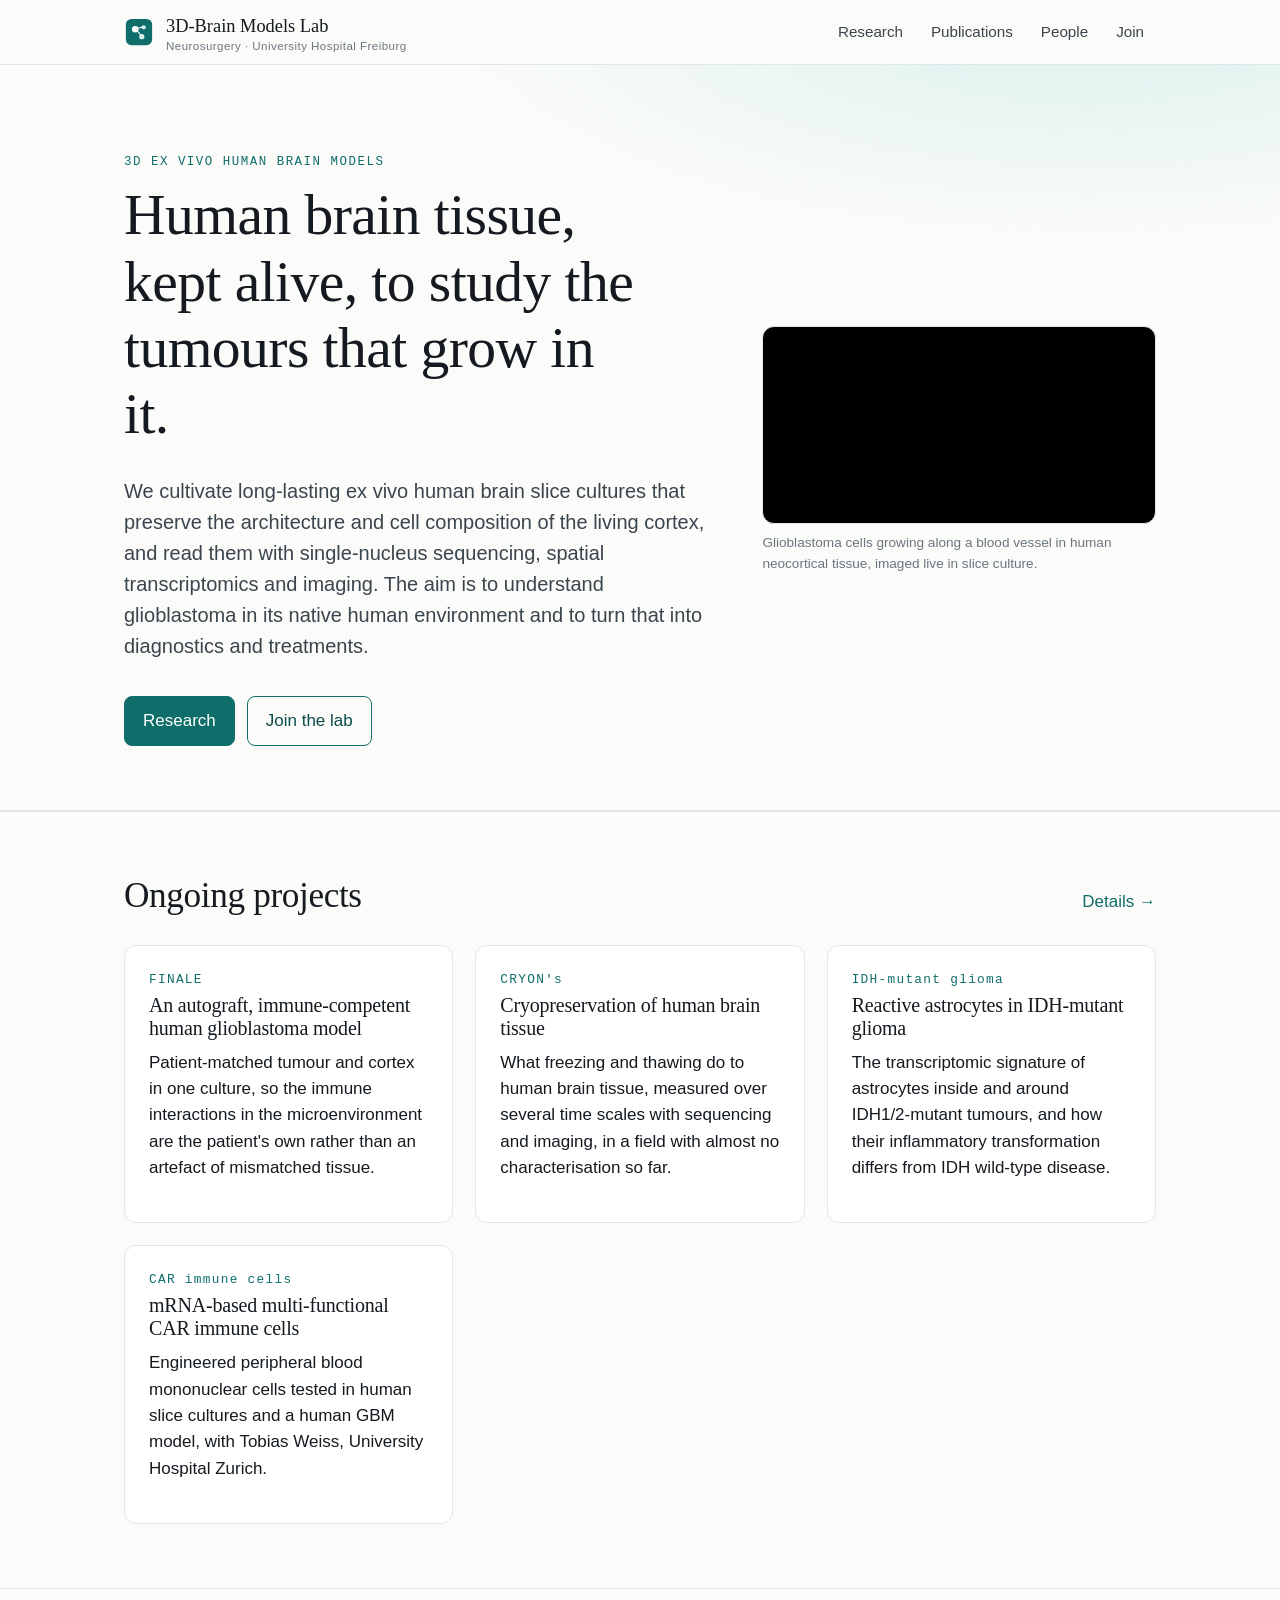
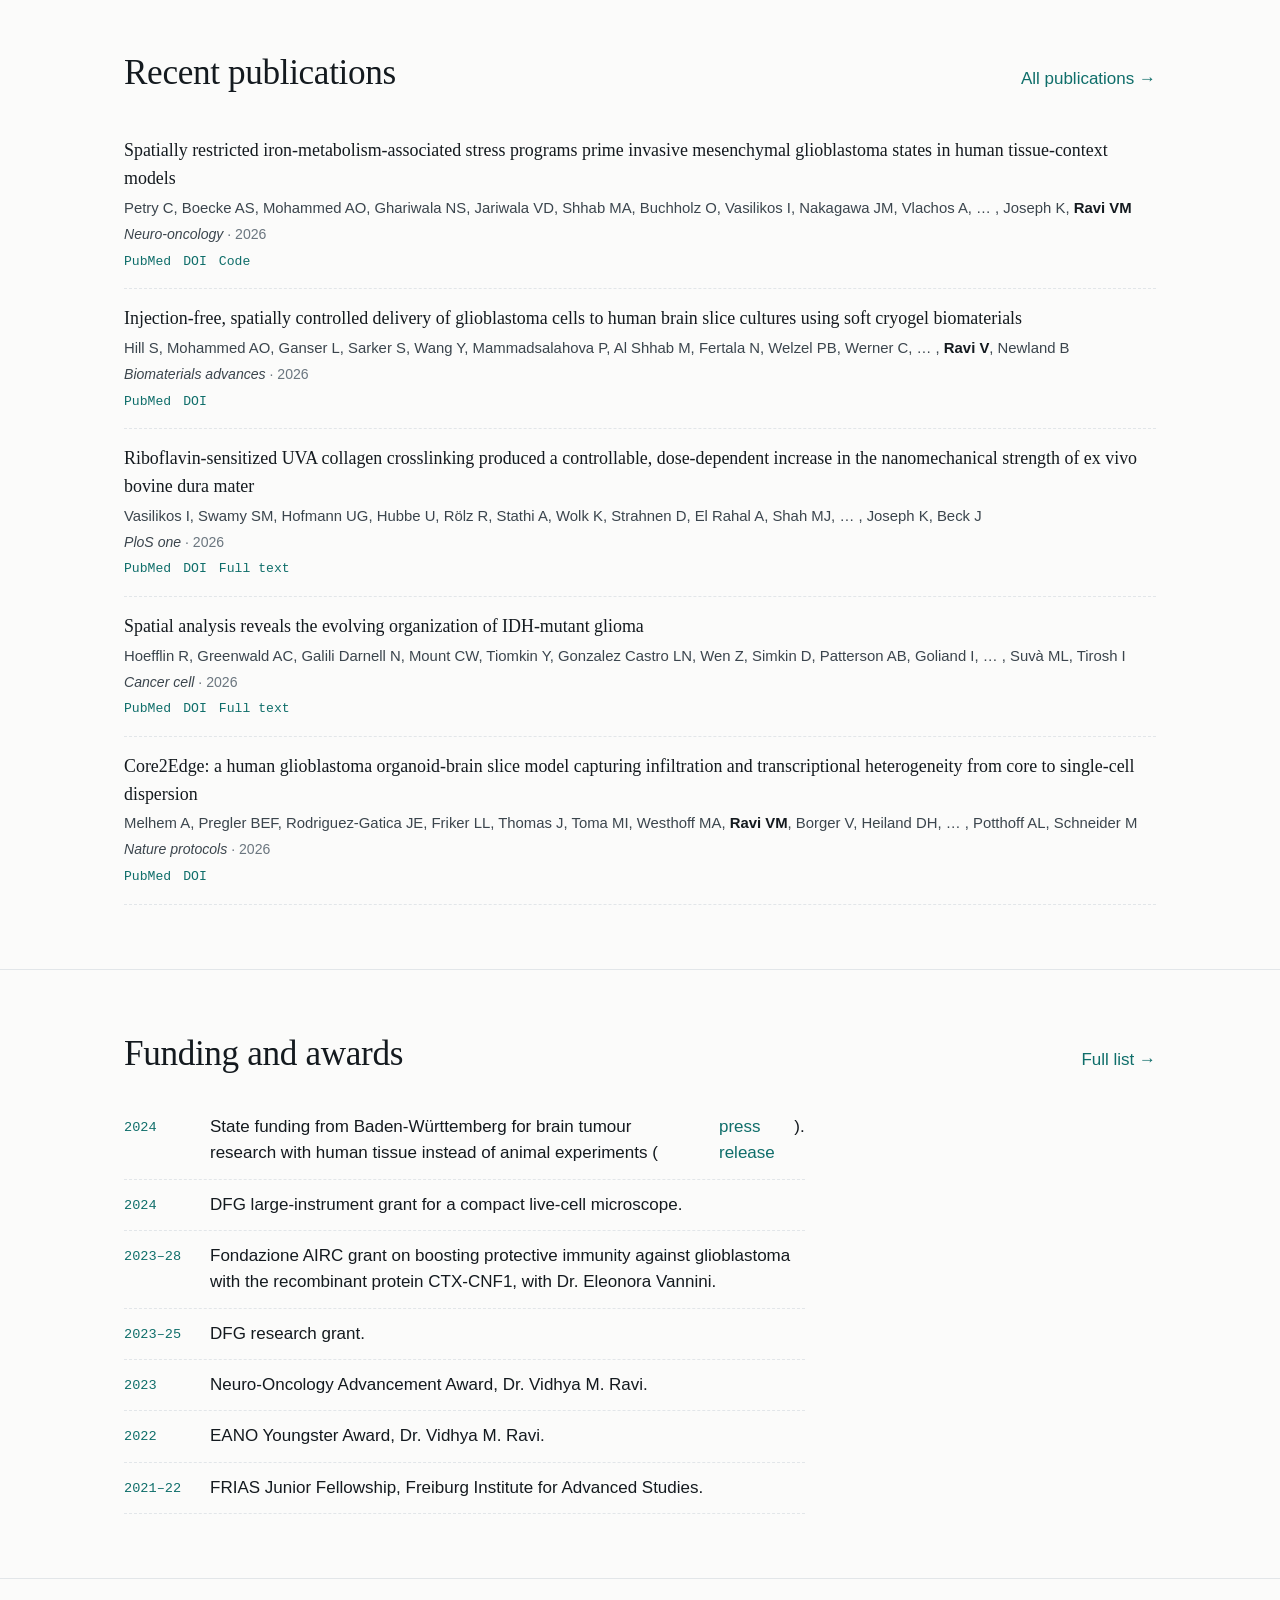
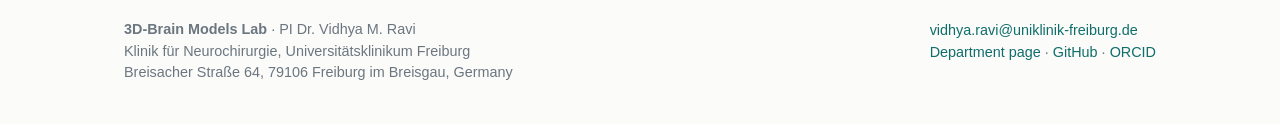
<file: index.html>
<!doctype html><html lang="en"><head><meta charset="utf-8"><meta name="viewport" content="width=device-width,initial-scale=1">
<title>Human brain slice cultures for neuro-oncology · 3D-Brain Models Lab</title><meta name="description" content="The 3D-Brain Models Lab (PI Dr. Vidhya M. Ravi) keeps human cortical tissue alive ex vivo to study glioblastoma, glia and the tumour microenvironment. Department of Neurosurgery, University Hospital Freiburg.">
<link rel="icon" href="assets/img/favicon.svg"><link rel="stylesheet" href="assets/css/site.css"></head><body>
<header class="site-header"><div class="wrap">
  <a class="brand" href="index.html"><svg viewBox="0 0 64 64" aria-hidden="true"><rect x="4" y="4" width="56" height="56" rx="12" fill="#0f6e6a"/><circle cx="24" cy="26" r="7" fill="#fff"/><circle cx="42" cy="22" r="4.5" fill="#d8f0ec"/><circle cx="38" cy="42" r="5.5" fill="#d8f0ec"/><path d="M29 30l7 9M30 24l8-2" stroke="#fff" stroke-width="2.2" stroke-linecap="round"/></svg><span>3D-Brain Models Lab<span class="sub">Neurosurgery · University Hospital Freiburg</span></span></a>
  <button class="nav-toggle" aria-expanded="false" aria-controls="nav">Menu</button>
  <nav id="nav"><ul>
    <li><a href="research.html">Research</a></li>
    <li><a href="publications.html">Publications</a></li>
    <li><a href="people.html">People</a></li>
    <li><a href="people.html#join">Join</a></li>
  </ul></nav>
</div></header>
<main>
<section class="hero"><div class="wrap hero-grid">
  <div>
  <div class="eyebrow">3D ex vivo human brain models</div>
  <h1>Human brain tissue, kept alive, to study the tumours that grow in it.</h1>
  <p class="lede">We cultivate long-lasting ex vivo human brain slice cultures that preserve the architecture and cell composition of the living cortex, and read them with single-nucleus sequencing, spatial transcriptomics and imaging. The aim is to understand glioblastoma in its native human environment and to turn that into diagnostics and treatments.</p>
  <div class="cta"><a class="btn primary" href="research.html">Research</a><a class="btn" href="people.html#join">Join the lab</a></div>
  </div>
  <figure class="hero-media"><video autoplay muted loop playsinline preload="metadata" src="assets/video/tumour-along-vessel.mp4"></video><figcaption>Glioblastoma cells growing along a blood vessel in human neocortical tissue, imaged live in slice culture.</figcaption></figure>
</div></section>

<section><div class="wrap">
  <div class="section-head"><h2>Ongoing projects</h2><a href="research.html">Details →</a></div>
  <div class="grid cols-2">
    <div class="card"><div class="num">FINALE</div><h3>An autograft, immune-competent human glioblastoma model</h3><p>Patient-matched tumour and cortex in one culture, so the immune interactions in the microenvironment are the patient's own rather than an artefact of mismatched tissue.</p></div>
    <div class="card"><div class="num">CRYON's</div><h3>Cryopreservation of human brain tissue</h3><p>What freezing and thawing do to human brain tissue, measured over several time scales with sequencing and imaging, in a field with almost no characterisation so far.</p></div>
    <div class="card"><div class="num">IDH-mutant glioma</div><h3>Reactive astrocytes in IDH-mutant glioma</h3><p>The transcriptomic signature of astrocytes inside and around IDH1/2-mutant tumours, and how their inflammatory transformation differs from IDH wild-type disease.</p></div>
    <div class="card"><div class="num">CAR immune cells</div><h3>mRNA-based multi-functional CAR immune cells</h3><p>Engineered peripheral blood mononuclear cells tested in human slice cultures and a human GBM model, with Tobias Weiss, University Hospital Zurich.</p></div>
  </div>
</div></section>

<section><div class="wrap">
  <div class="section-head"><h2>Recent publications</h2><a href="publications.html">All publications →</a></div>
  <div id="recent-pubs" data-limit="5"></div>
</div></section>

<section><div class="wrap">
  <div class="section-head"><h2>Funding and awards</h2><a href="people.html">Full list →</a></div>
  <ul class="timeline">
    <li><span class="when">2024</span>State funding from Baden-Württemberg for brain tumour research with human tissue instead of animal experiments (<a href="https://www.uniklinik-freiburg.de/presse/pressemitteilungen/detailansicht/4341-hirntumorforschung-mit-humangewebe-statt-tierversuchen.html">press release</a>).</li>
    <li><span class="when">2024</span>DFG large-instrument grant for a compact live-cell microscope.</li>
    <li><span class="when">2023–28</span>Fondazione AIRC grant on boosting protective immunity against glioblastoma with the recombinant protein CTX-CNF1, with Dr. Eleonora Vannini.</li>
    <li><span class="when">2023–25</span>DFG research grant.</li>
    <li><span class="when">2023</span>Neuro-Oncology Advancement Award, Dr. Vidhya M. Ravi.</li>
    <li><span class="when">2022</span>EANO Youngster Award, Dr. Vidhya M. Ravi.</li>
    <li><span class="when">2021–22</span>FRIAS Junior Fellowship, Freiburg Institute for Advanced Studies.</li>
  </ul>
</div></section>
</main>
<footer class="site-footer"><div class="wrap">
  <address><strong>3D-Brain Models Lab</strong> · PI Dr. Vidhya M. Ravi<br>Klinik für Neurochirurgie, Universitätsklinikum Freiburg<br>Breisacher Straße 64, 79106 Freiburg im Breisgau, Germany</address>
  <div><a href="mailto:vidhya.ravi@uniklinik-freiburg.de">vidhya.ravi@uniklinik-freiburg.de</a><br><a href="https://www.uniklinik-freiburg.de/neurochirurgie/forschung/3d-brain-models-lab.html">Department page</a> · <a href="https://github.com/3DBMandNE-Lab">GitHub</a> · <a href="https://orcid.org/0000-0003-0062-2099">ORCID</a></div>
</div></footer>
<script src="assets/js/site.js"></script>
</body></html>
</file>
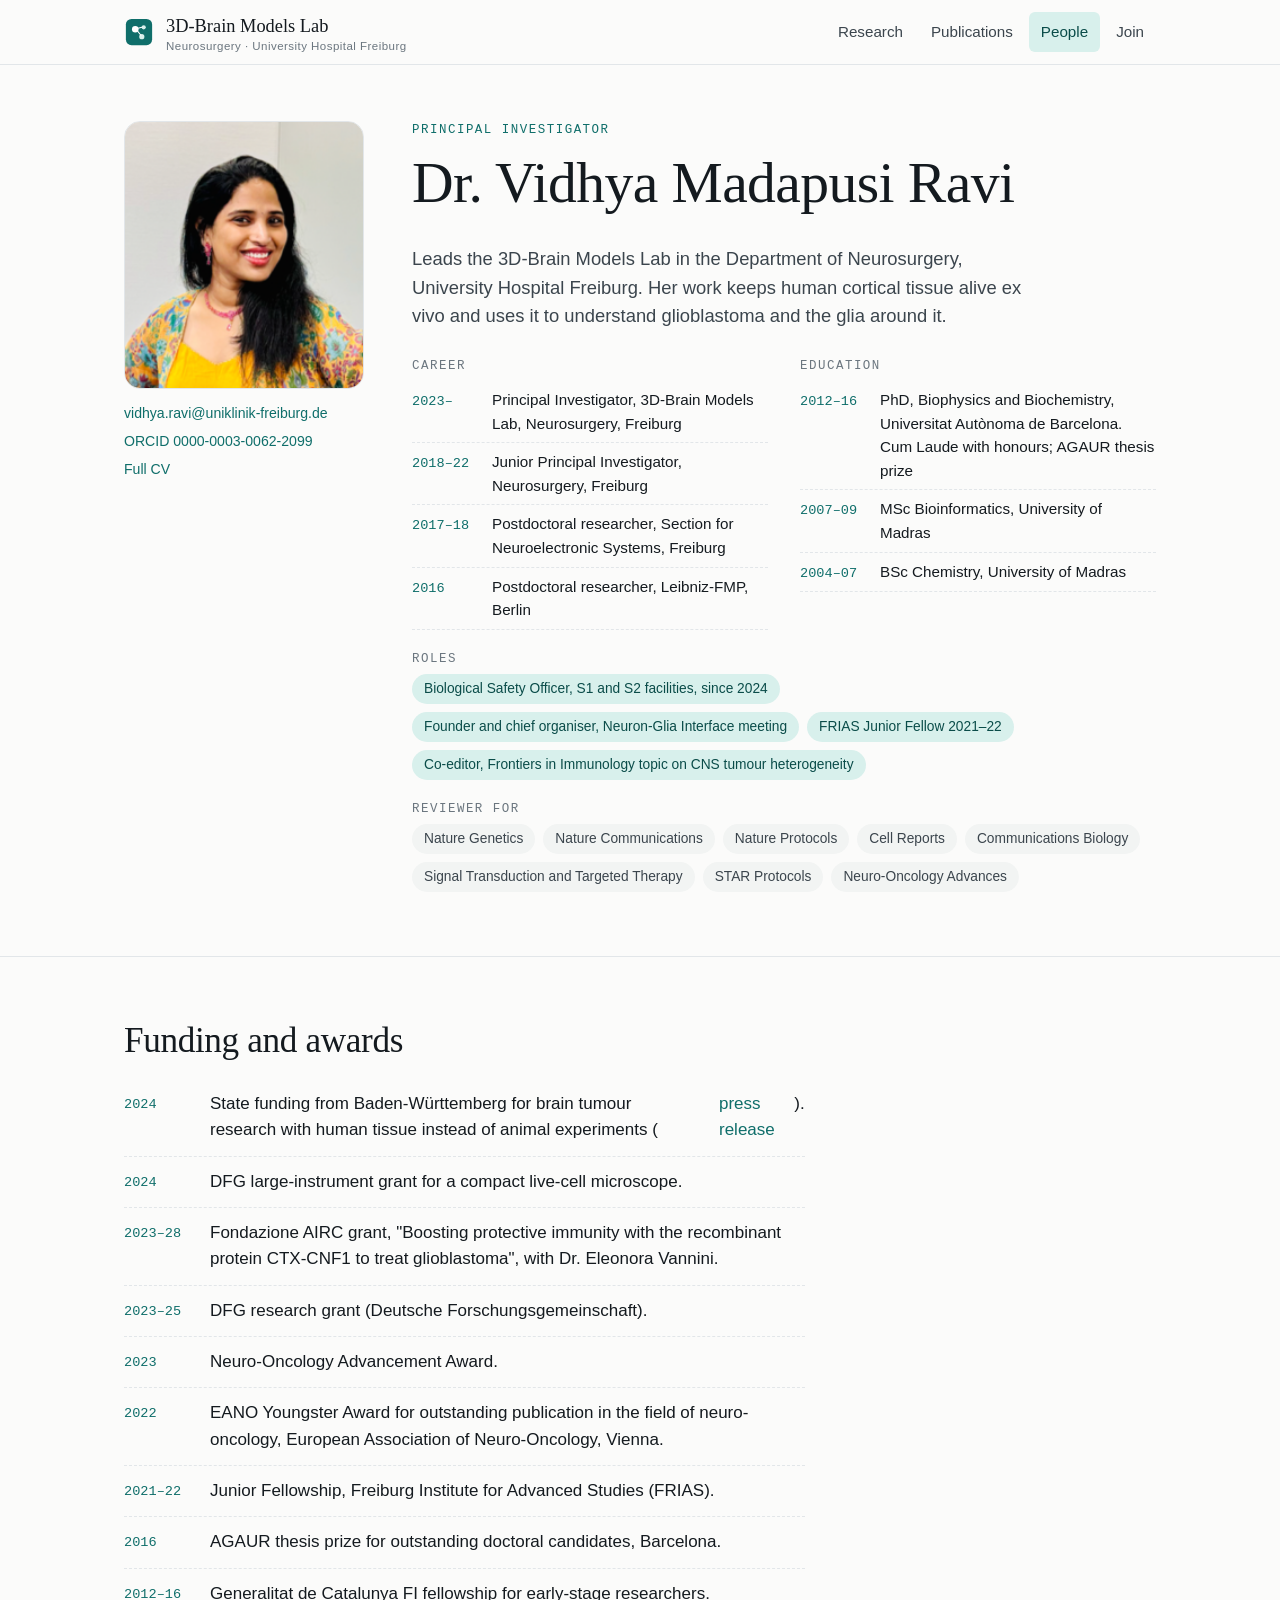
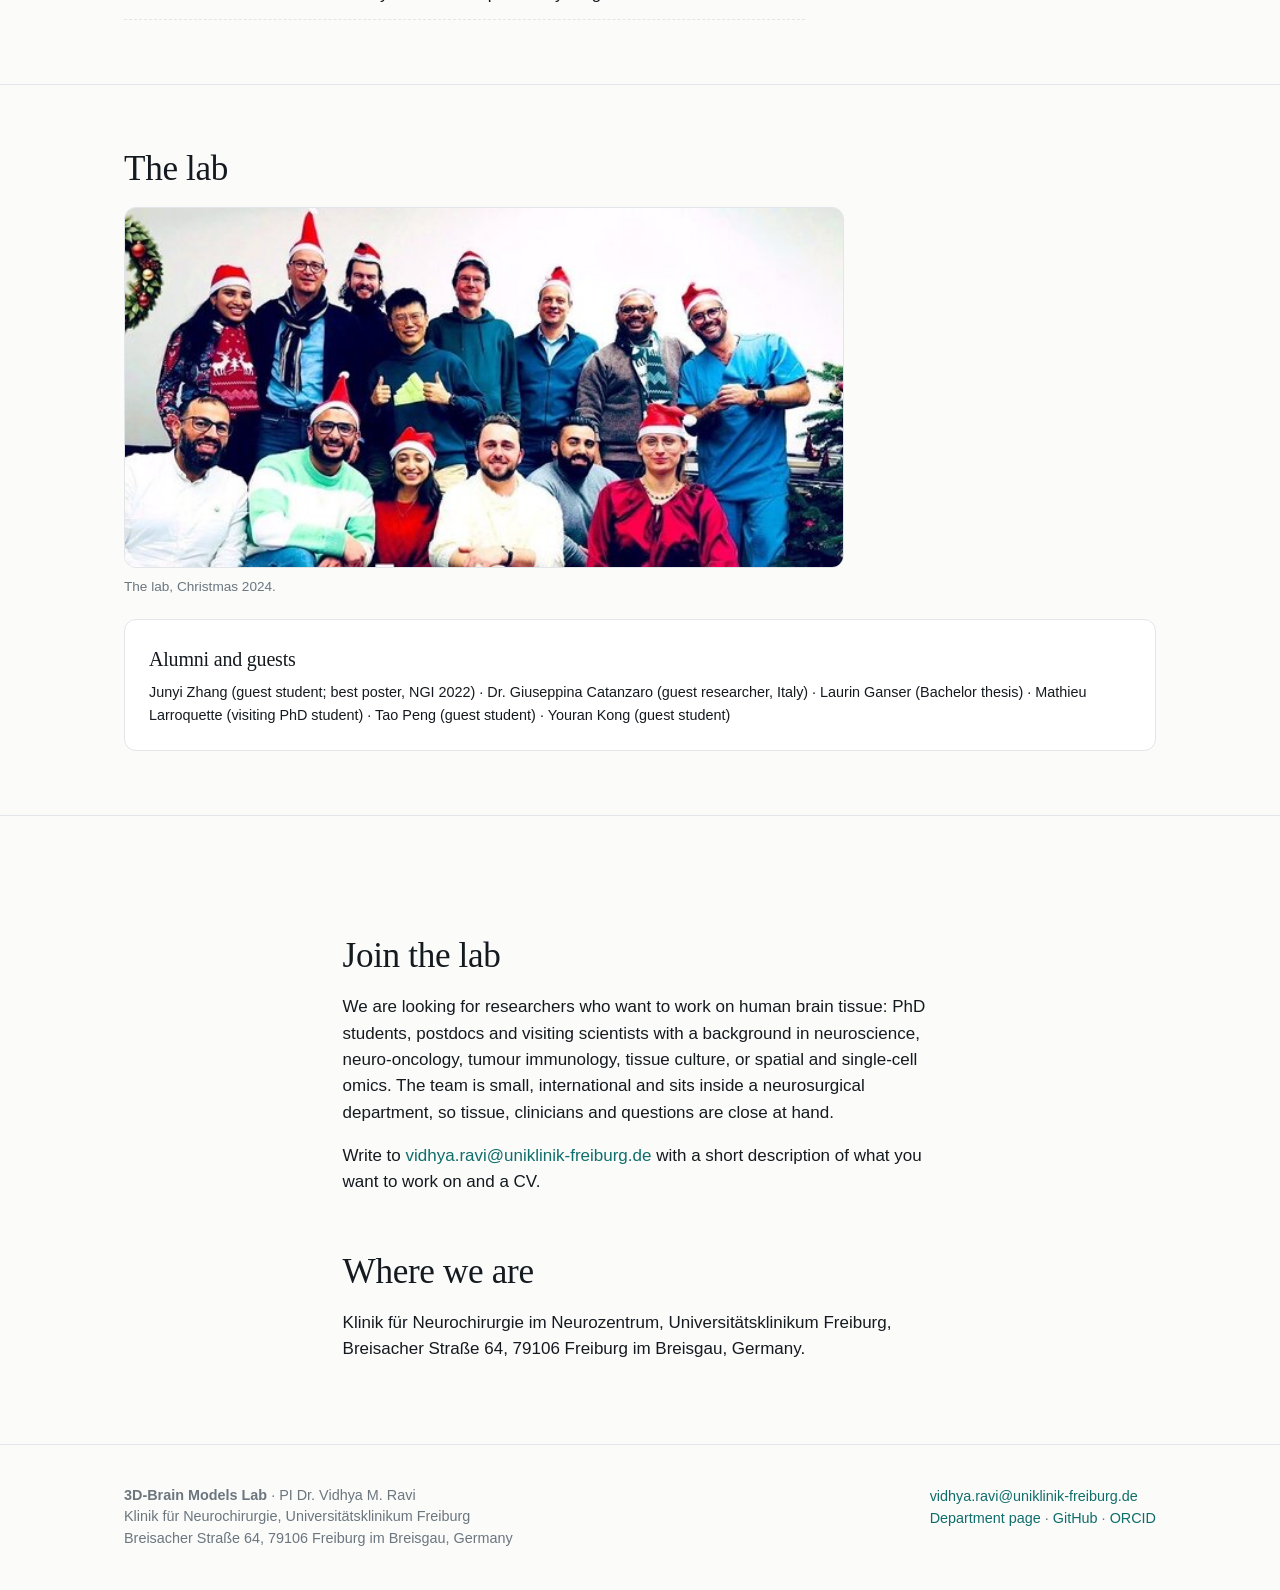
<file: people.html>
<!doctype html><html lang="en"><head><meta charset="utf-8"><meta name="viewport" content="width=device-width,initial-scale=1">
<title>People · 3D-Brain Models Lab</title><meta name="description" content="Dr. Vidhya M. Ravi and the 3D-Brain Models Lab team, University Hospital Freiburg. Open positions.">
<link rel="icon" href="assets/img/favicon.svg"><link rel="stylesheet" href="assets/css/site.css"></head><body>
<header class="site-header"><div class="wrap">
  <a class="brand" href="index.html"><svg viewBox="0 0 64 64" aria-hidden="true"><rect x="4" y="4" width="56" height="56" rx="12" fill="#0f6e6a"/><circle cx="24" cy="26" r="7" fill="#fff"/><circle cx="42" cy="22" r="4.5" fill="#d8f0ec"/><circle cx="38" cy="42" r="5.5" fill="#d8f0ec"/><path d="M29 30l7 9M30 24l8-2" stroke="#fff" stroke-width="2.2" stroke-linecap="round"/></svg><span>3D-Brain Models Lab<span class="sub">Neurosurgery · University Hospital Freiburg</span></span></a>
  <button class="nav-toggle" aria-expanded="false" aria-controls="nav">Menu</button>
  <nav id="nav"><ul>
    <li><a href="research.html">Research</a></li>
    <li><a href="publications.html">Publications</a></li>
    <li><a href="people.html" aria-current="page">People</a></li>
    <li><a href="people.html#join">Join</a></li>
  </ul></nav>
</div></header>
<main>
<section class="pi"><div class="wrap pi-grid">
  <aside class="pi-side">
    <img class="pi-photo" src="assets/img/vidhya-ravi.png" alt="Dr. Vidhya M. Ravi" width="211" height="236">
    <div class="pi-links">
      <a href="mailto:vidhya.ravi@uniklinik-freiburg.de">vidhya.ravi@uniklinik-freiburg.de</a>
      <a href="https://orcid.org/0000-0003-0062-2099">ORCID 0000-0003-0062-2099</a>
      <a href="https://www.uniklinik-freiburg.de/neurochirurgie/forschung/3d-brain-models-lab/cv-dr-vidhya-ravi.html">Full CV</a>
    </div>
  </aside>
  <div>
    <div class="eyebrow">Principal Investigator</div>
    <h1>Dr. Vidhya Madapusi Ravi</h1>
    <p class="lede">Leads the 3D-Brain Models Lab in the Department of Neurosurgery, University Hospital Freiburg. Her work keeps human cortical tissue alive ex vivo and uses it to understand glioblastoma and the glia around it.</p>
    <div class="facts">
      <div>
        <h3>Career</h3>
        <ul class="timeline tight">
          <li><span class="when">2023–</span>Principal Investigator, 3D-Brain Models Lab, Neurosurgery, Freiburg</li>
          <li><span class="when">2018–22</span>Junior Principal Investigator, Neurosurgery, Freiburg</li>
          <li><span class="when">2017–18</span>Postdoctoral researcher, Section for Neuroelectronic Systems, Freiburg</li>
          <li><span class="when">2016</span>Postdoctoral researcher, Leibniz-FMP, Berlin</li>
        </ul>
      </div>
      <div>
        <h3>Education</h3>
        <ul class="timeline tight">
          <li><span class="when">2012–16</span>PhD, Biophysics and Biochemistry, Universitat Autònoma de Barcelona. Cum Laude with honours; AGAUR thesis prize</li>
          <li><span class="when">2007–09</span>MSc Bioinformatics, University of Madras</li>
          <li><span class="when">2004–07</span>BSc Chemistry, University of Madras</li>
        </ul>
      </div>
    </div>
    <h3>Roles</h3>
    <div class="chips">
      <span class="chip">Biological Safety Officer, S1 and S2 facilities, since 2024</span>
      <span class="chip">Founder and chief organiser, Neuron-Glia Interface meeting</span>
      <span class="chip">FRIAS Junior Fellow 2021–22</span>
      <span class="chip">Co-editor, Frontiers in Immunology topic on CNS tumour heterogeneity</span>
    </div>
    <h3>Reviewer for</h3>
    <div class="chips muted-chips">
      <span class="chip">Nature Genetics</span><span class="chip">Nature Communications</span><span class="chip">Nature Protocols</span><span class="chip">Cell Reports</span><span class="chip">Communications Biology</span><span class="chip">Signal Transduction and Targeted Therapy</span><span class="chip">STAR Protocols</span><span class="chip">Neuro-Oncology Advances</span>
    </div>
  </div>
</div></section>

<section><div class="wrap">
  <h2>Funding and awards</h2>
  <ul class="timeline">
    <li><span class="when">2024</span>State funding from Baden-Württemberg for brain tumour research with human tissue instead of animal experiments (<a href="https://www.uniklinik-freiburg.de/presse/pressemitteilungen/detailansicht/4341-hirntumorforschung-mit-humangewebe-statt-tierversuchen.html">press release</a>).</li>
    <li><span class="when">2024</span>DFG large-instrument grant for a compact live-cell microscope.</li>
    <li><span class="when">2023–28</span>Fondazione AIRC grant, "Boosting protective immunity with the recombinant protein CTX-CNF1 to treat glioblastoma", with Dr. Eleonora Vannini.</li>
    <li><span class="when">2023–25</span>DFG research grant (Deutsche Forschungsgemeinschaft).</li>
    <li><span class="when">2023</span>Neuro-Oncology Advancement Award.</li>
    <li><span class="when">2022</span>EANO Youngster Award for outstanding publication in the field of neuro-oncology, European Association of Neuro-Oncology, Vienna.</li>
    <li><span class="when">2021–22</span>Junior Fellowship, Freiburg Institute for Advanced Studies (FRIAS).</li>
    <li><span class="when">2016</span>AGAUR thesis prize for outstanding doctoral candidates, Barcelona.</li>
    <li><span class="when">2012–16</span>Generalitat de Catalunya FI fellowship for early-stage researchers.</li>
  </ul>
</div></section>

<section><div class="wrap">
  <h2>The lab</h2>
  <figure class="photo" style="margin-top:8px"><img src="assets/img/group-2024.jpg" alt="The 3D-Brain Models Lab at Christmas 2024" width="600" height="300"><figcaption>The lab, Christmas 2024.</figcaption></figure>
  <div class="grid cols-2" style="margin-top:22px">
    <div class="card"><h3>Alumni and guests</h3><p class="small" style="margin:0">Junyi Zhang (guest student; best poster, NGI 2022) · Dr. Giuseppina Catanzaro (guest researcher, Italy) · Laurin Ganser (Bachelor thesis) · Mathieu Larroquette (visiting PhD student) · Tao Peng (guest student) · Youran Kong (guest student)</p></div>
  </div>
</div></section>

<section id="join"><div class="wrap prose">
  <h2>Join the lab</h2>
  <p>We are looking for researchers who want to work on human brain tissue: PhD students, postdocs and visiting scientists with a background in neuroscience, neuro-oncology, tumour immunology, tissue culture, or spatial and single-cell omics. The team is small, international and sits inside a neurosurgical department, so tissue, clinicians and questions are close at hand.</p>
  <p>Write to <a href="mailto:vidhya.ravi@uniklinik-freiburg.de">vidhya.ravi@uniklinik-freiburg.de</a> with a short description of what you want to work on and a CV.</p>
  <h2>Where we are</h2>
  <p>Klinik für Neurochirurgie im Neurozentrum, Universitätsklinikum Freiburg, Breisacher Straße 64, 79106 Freiburg im Breisgau, Germany.</p>
</div></section>
</main>
<footer class="site-footer"><div class="wrap">
  <address><strong>3D-Brain Models Lab</strong> · PI Dr. Vidhya M. Ravi<br>Klinik für Neurochirurgie, Universitätsklinikum Freiburg<br>Breisacher Straße 64, 79106 Freiburg im Breisgau, Germany</address>
  <div><a href="mailto:vidhya.ravi@uniklinik-freiburg.de">vidhya.ravi@uniklinik-freiburg.de</a><br><a href="https://www.uniklinik-freiburg.de/neurochirurgie/forschung/3d-brain-models-lab.html">Department page</a> · <a href="https://github.com/3DBMandNE-Lab">GitHub</a> · <a href="https://orcid.org/0000-0003-0062-2099">ORCID</a></div>
</div></footer>
<script src="assets/js/site.js"></script>
</body></html>
</file>
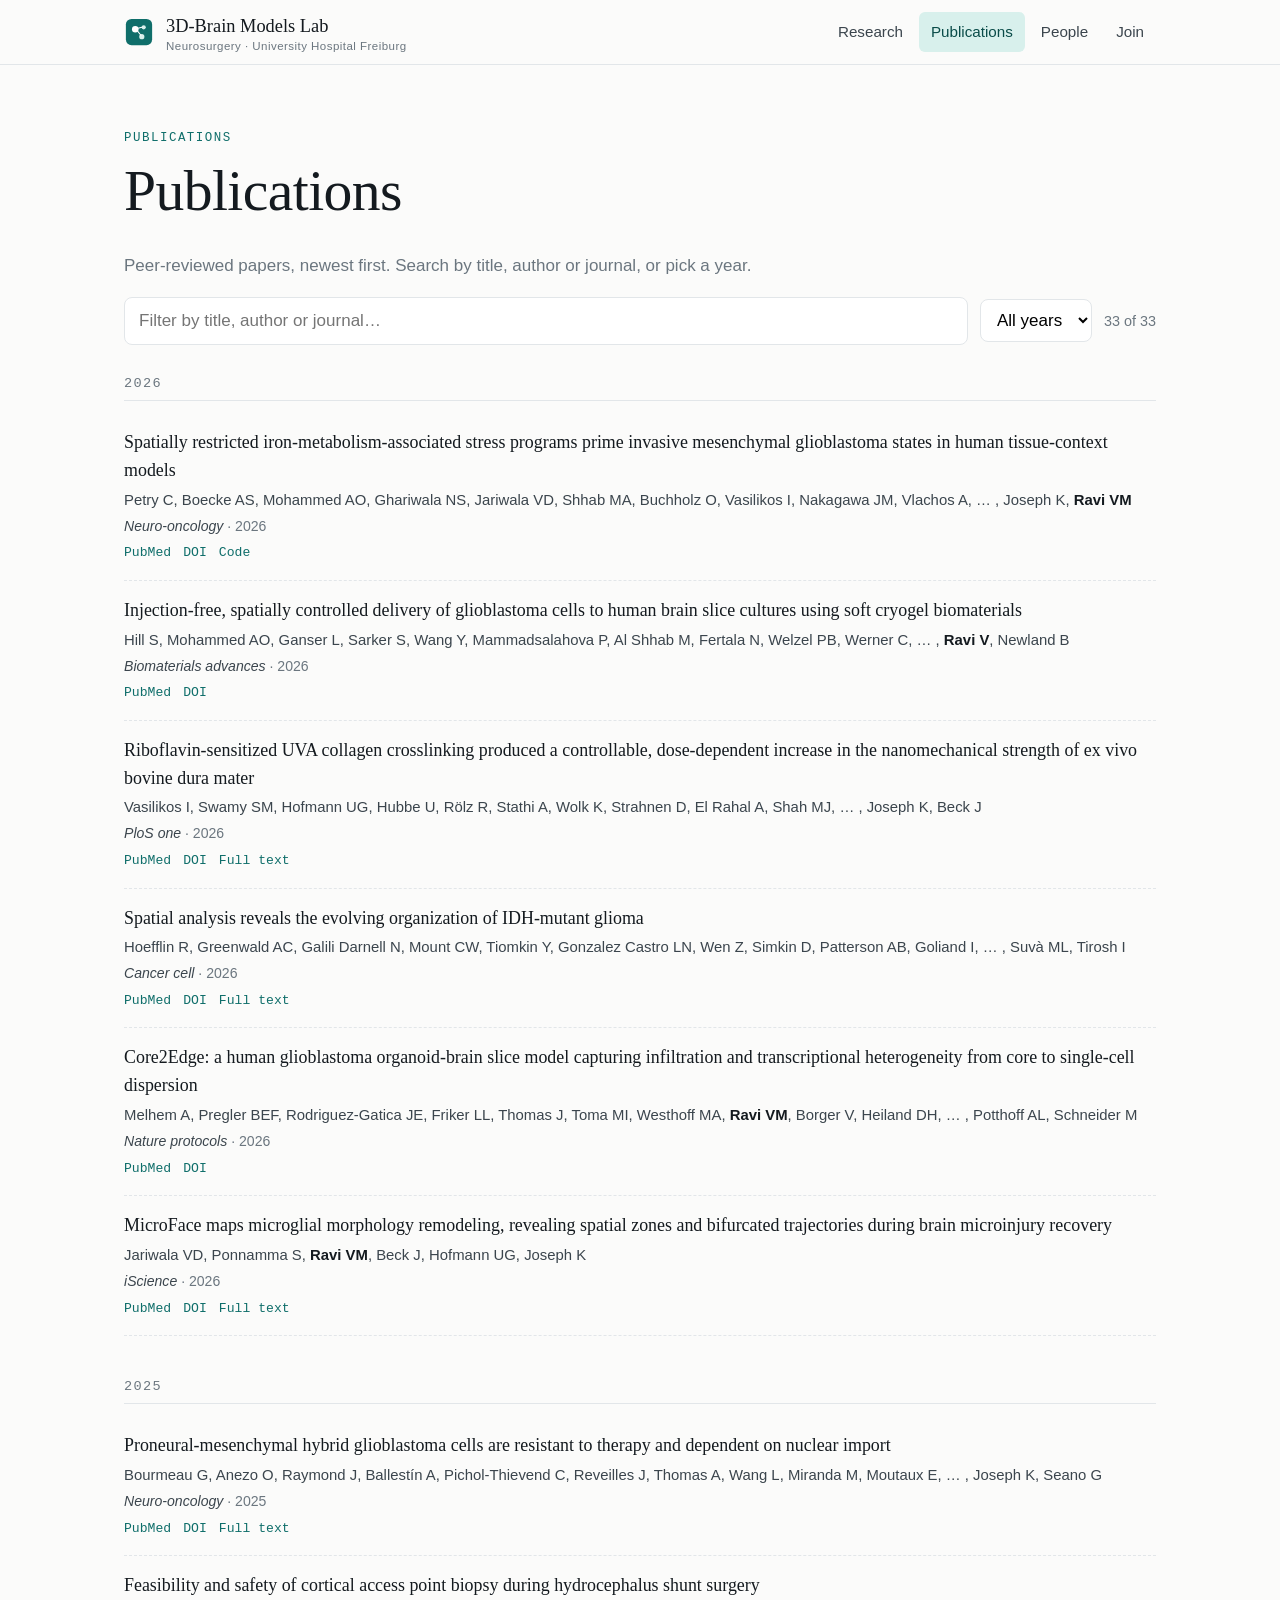
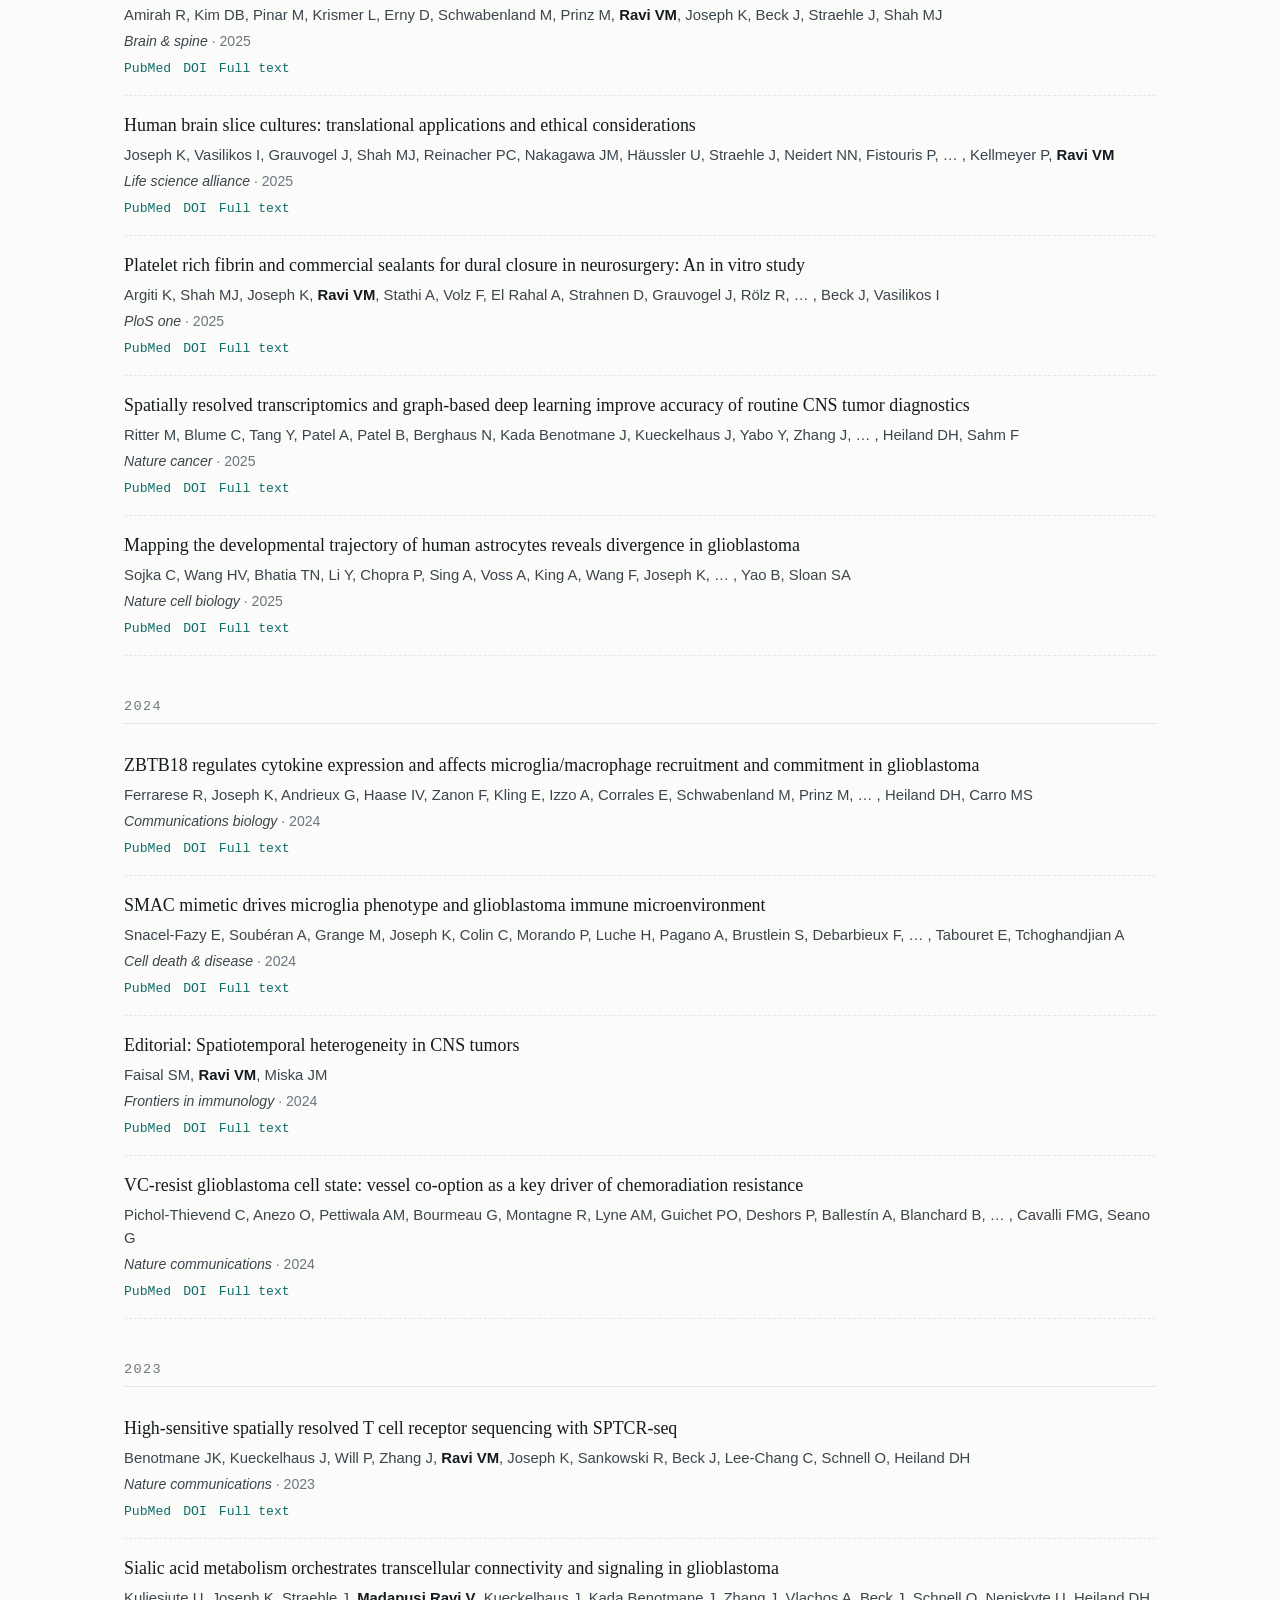
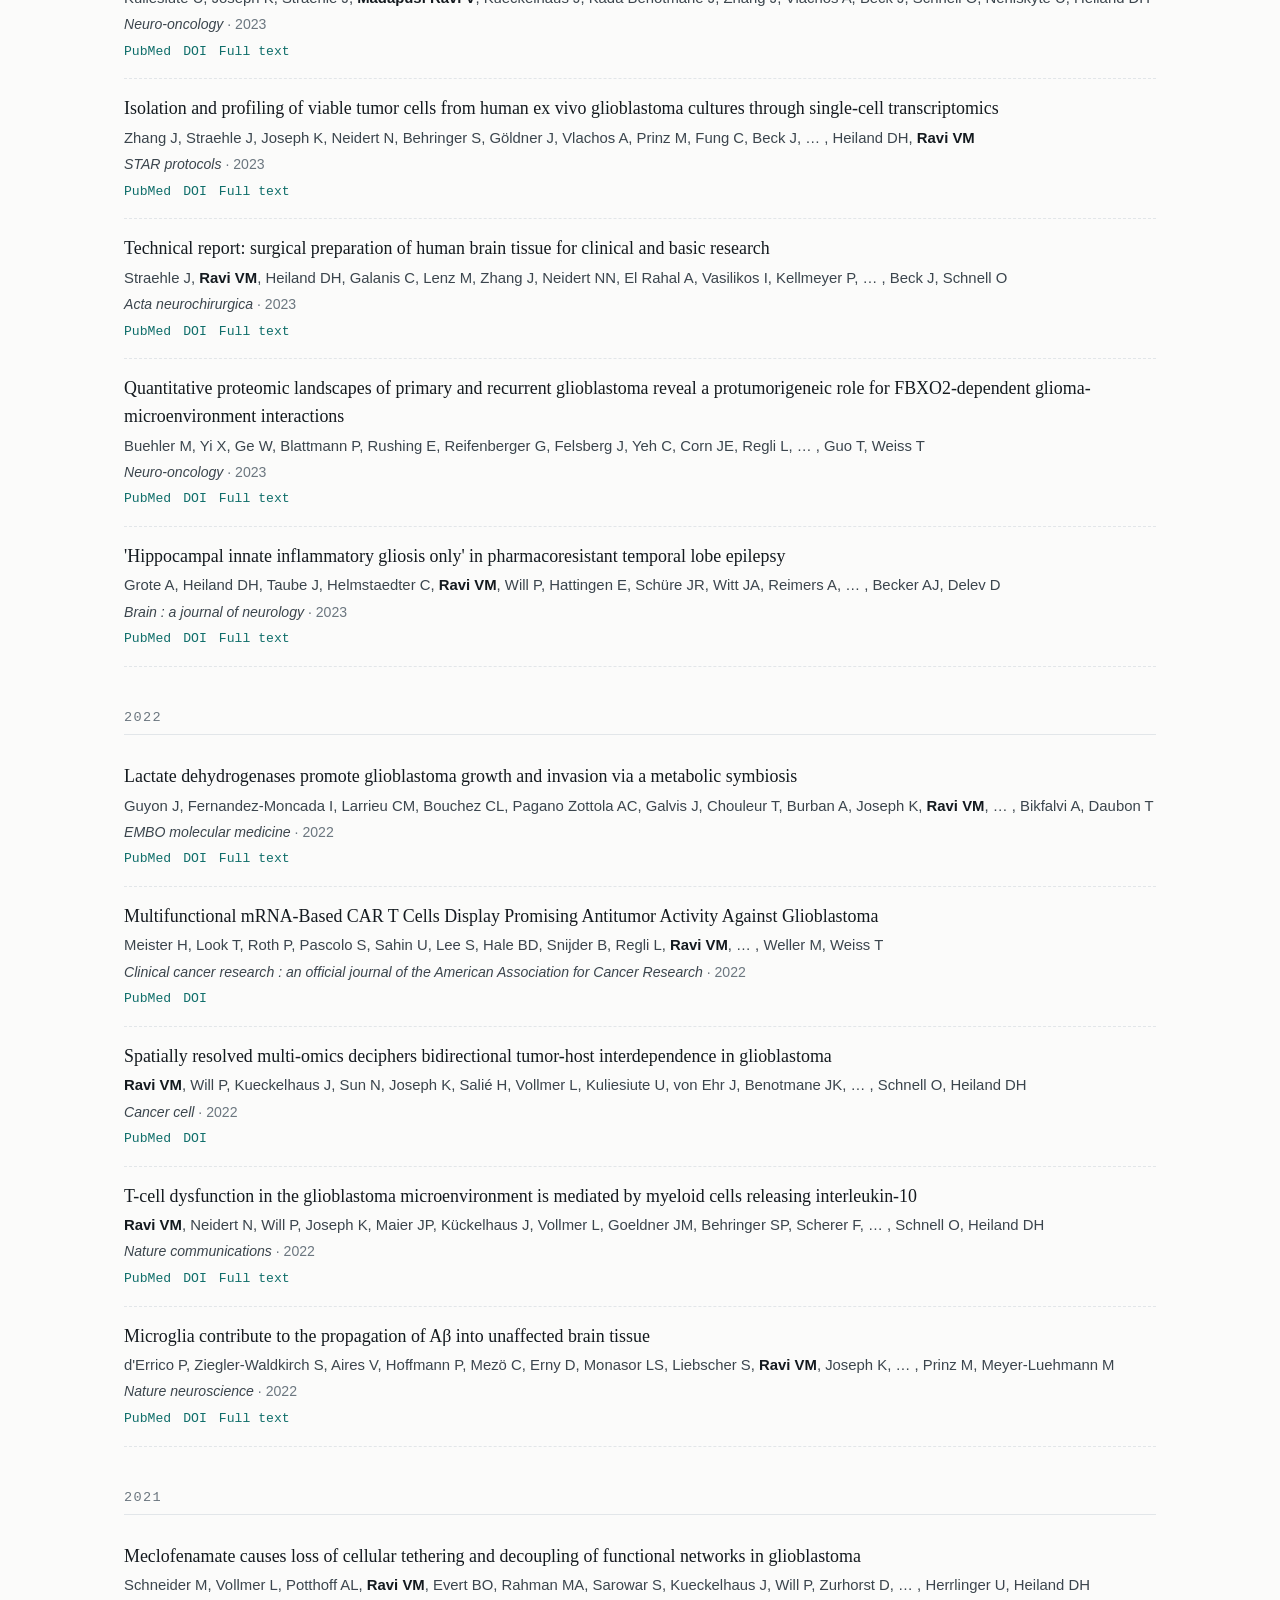
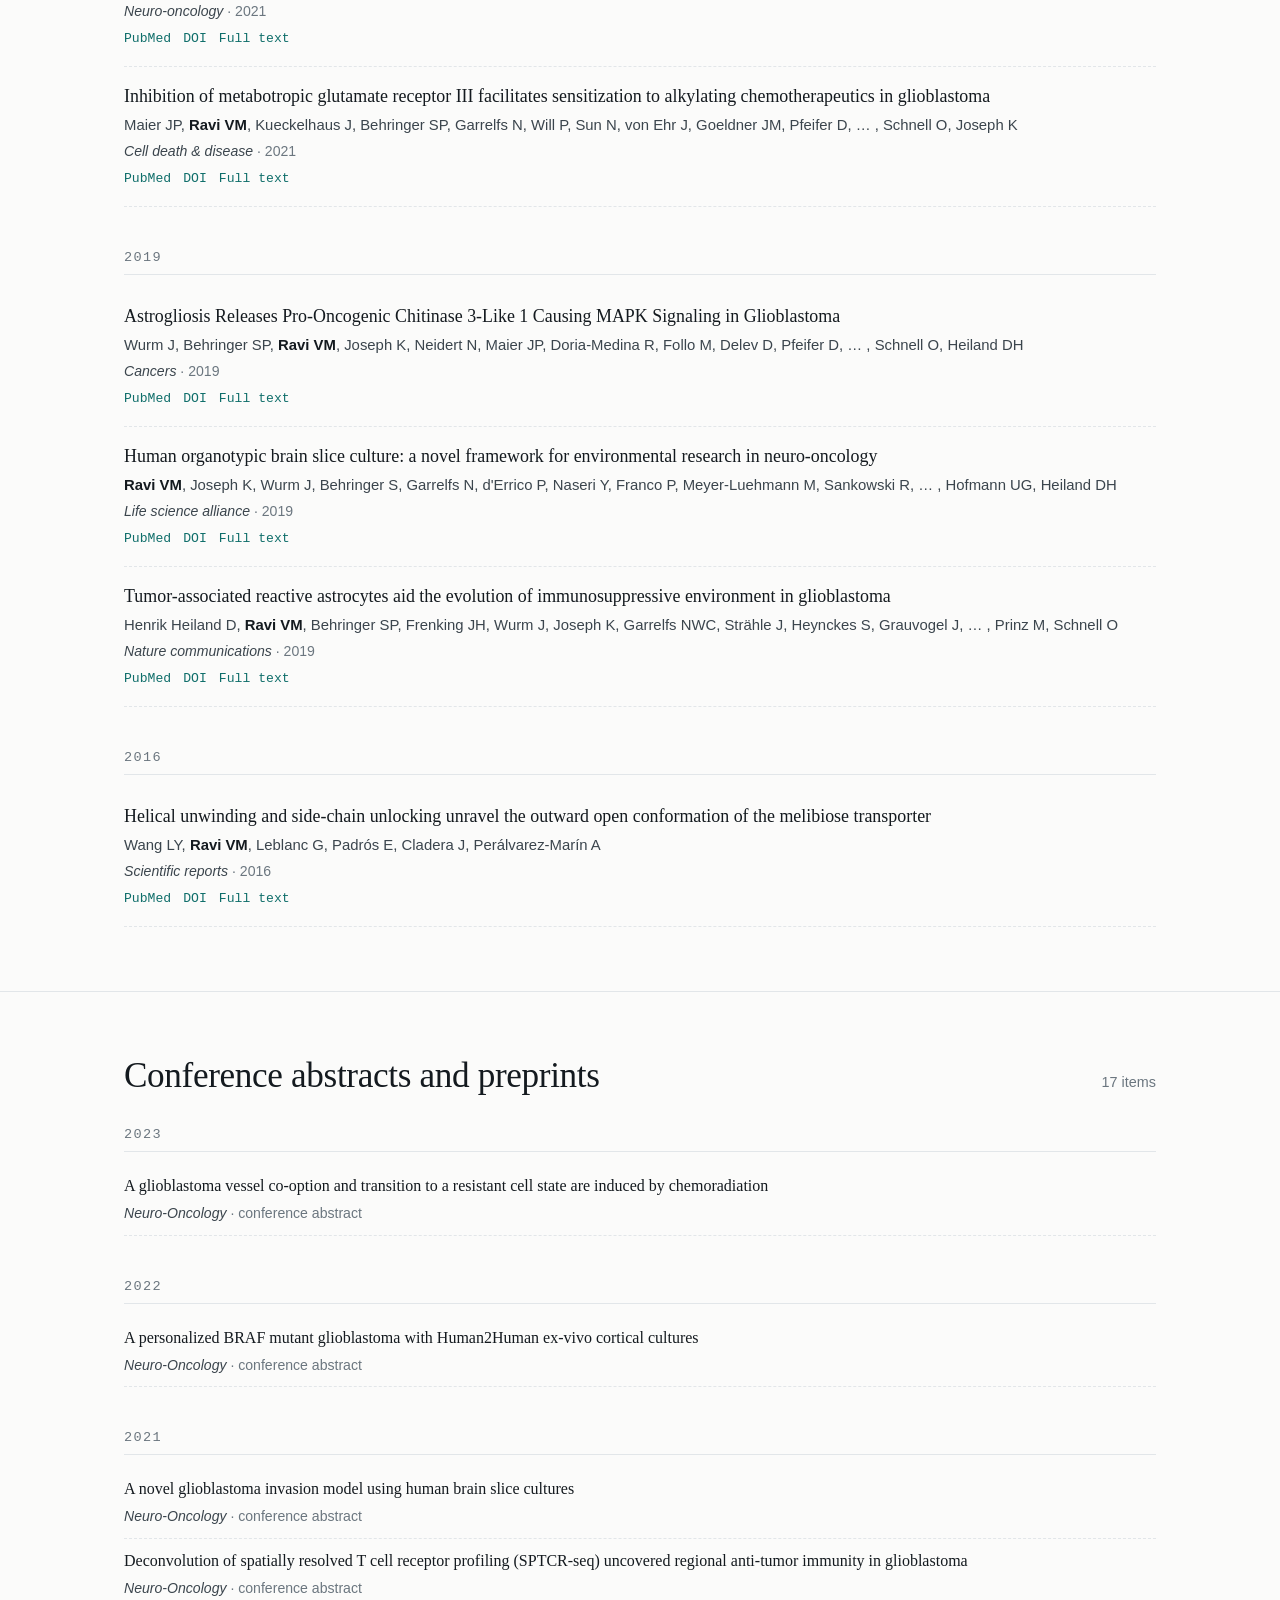
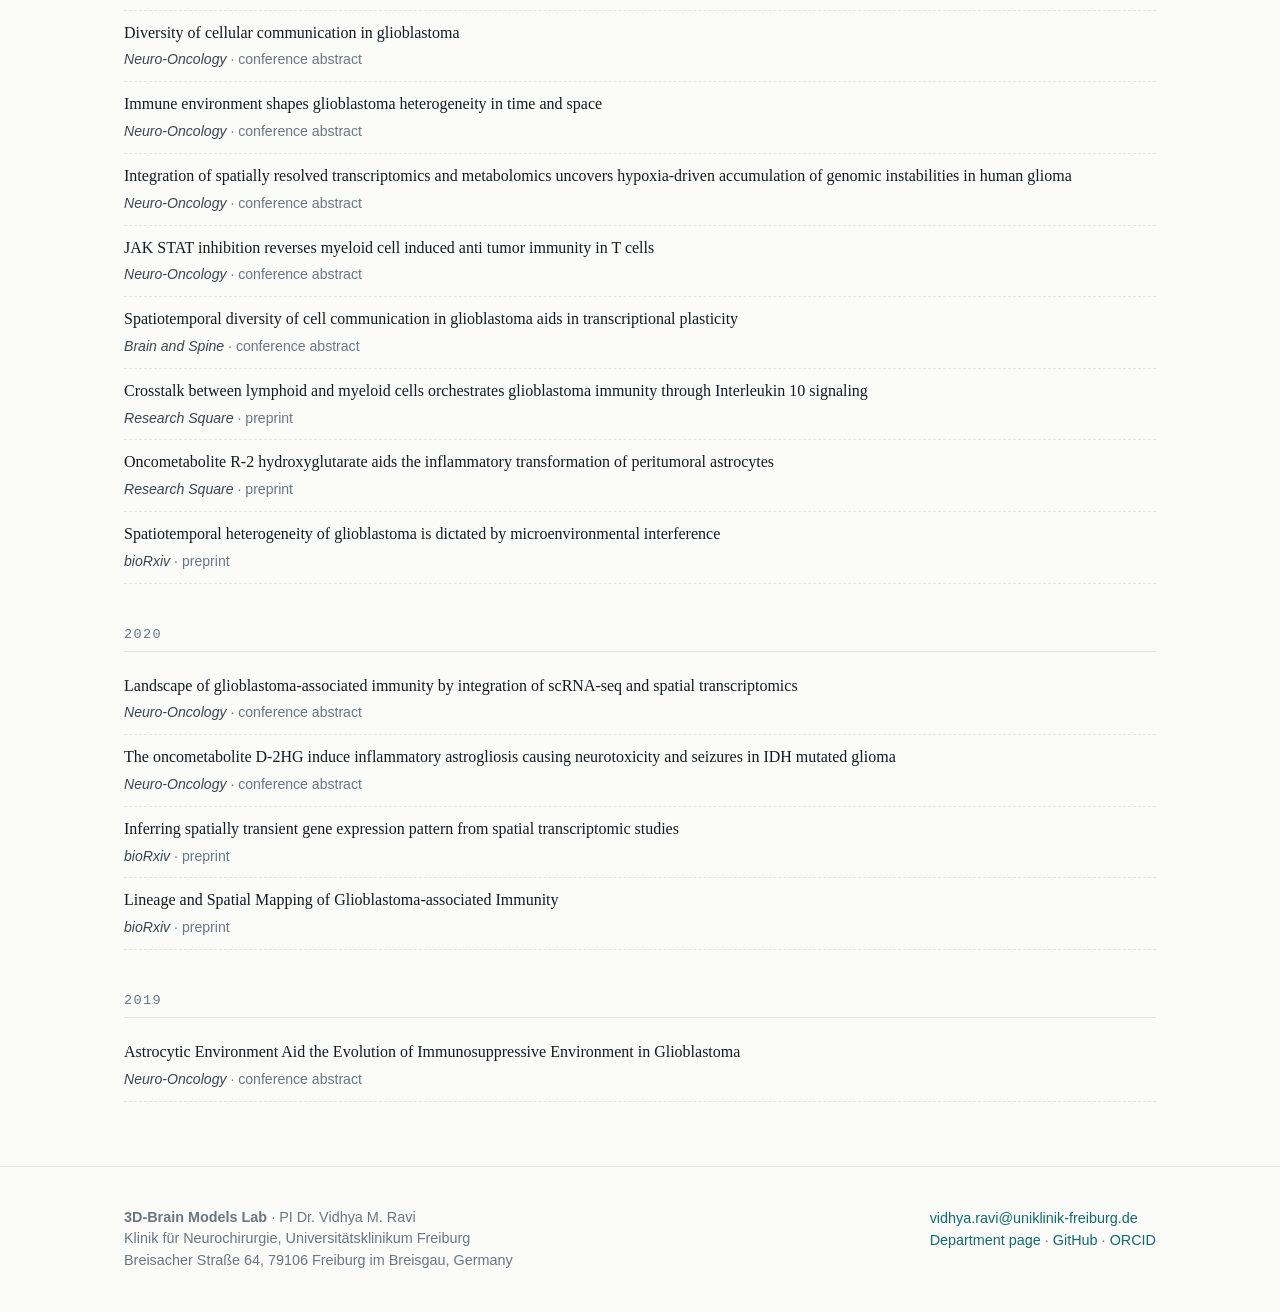
<file: publications.html>
<!doctype html><html lang="en"><head><meta charset="utf-8"><meta name="viewport" content="width=device-width,initial-scale=1">
<title>Publications · 3D-Brain Models Lab</title><meta name="description" content="Publications of the 3D-Brain Models Lab, Department of Neurosurgery, University Hospital Freiburg.">
<link rel="icon" href="assets/img/favicon.svg"><link rel="stylesheet" href="assets/css/site.css"></head><body>
<header class="site-header"><div class="wrap">
  <a class="brand" href="index.html"><svg viewBox="0 0 64 64" aria-hidden="true"><rect x="4" y="4" width="56" height="56" rx="12" fill="#0f6e6a"/><circle cx="24" cy="26" r="7" fill="#fff"/><circle cx="42" cy="22" r="4.5" fill="#d8f0ec"/><circle cx="38" cy="42" r="5.5" fill="#d8f0ec"/><path d="M29 30l7 9M30 24l8-2" stroke="#fff" stroke-width="2.2" stroke-linecap="round"/></svg><span>3D-Brain Models Lab<span class="sub">Neurosurgery · University Hospital Freiburg</span></span></a>
  <button class="nav-toggle" aria-expanded="false" aria-controls="nav">Menu</button>
  <nav id="nav"><ul>
    <li><a href="research.html">Research</a></li>
    <li><a href="publications.html" aria-current="page">Publications</a></li>
    <li><a href="people.html">People</a></li>
    <li><a href="people.html#join">Join</a></li>
  </ul></nav>
</div></header>
<main><section><div class="wrap">
  <div class="eyebrow">Publications</div>
  <h1>Publications</h1>
  <p class="muted">Peer-reviewed papers, newest first. Search by title, author or journal, or pick a year.</p>
  <div class="pub-tools">
    <input id="pub-q" type="search" placeholder="Filter by title, author or journal…" aria-label="Filter publications">
    <select id="pub-year" aria-label="Filter by year"><option value="">All years</option></select>
    <span class="count" id="pub-count"></span>
  </div>
  <div id="pubs"></div>
</div></section>
<section><div class="wrap">
  <div class="section-head"><h2>Conference abstracts and preprints</h2><span class="count muted"><span id="abs-count"></span> items</span></div>
    <div id="abstracts"></div>
</div></section></main>
<footer class="site-footer"><div class="wrap">
  <address><strong>3D-Brain Models Lab</strong> · PI Dr. Vidhya M. Ravi<br>Klinik für Neurochirurgie, Universitätsklinikum Freiburg<br>Breisacher Straße 64, 79106 Freiburg im Breisgau, Germany</address>
  <div><a href="mailto:vidhya.ravi@uniklinik-freiburg.de">vidhya.ravi@uniklinik-freiburg.de</a><br><a href="https://www.uniklinik-freiburg.de/neurochirurgie/forschung/3d-brain-models-lab.html">Department page</a> · <a href="https://github.com/3DBMandNE-Lab">GitHub</a> · <a href="https://orcid.org/0000-0003-0062-2099">ORCID</a></div>
</div></footer>
<script src="assets/js/site.js"></script>
</body></html>
</file>
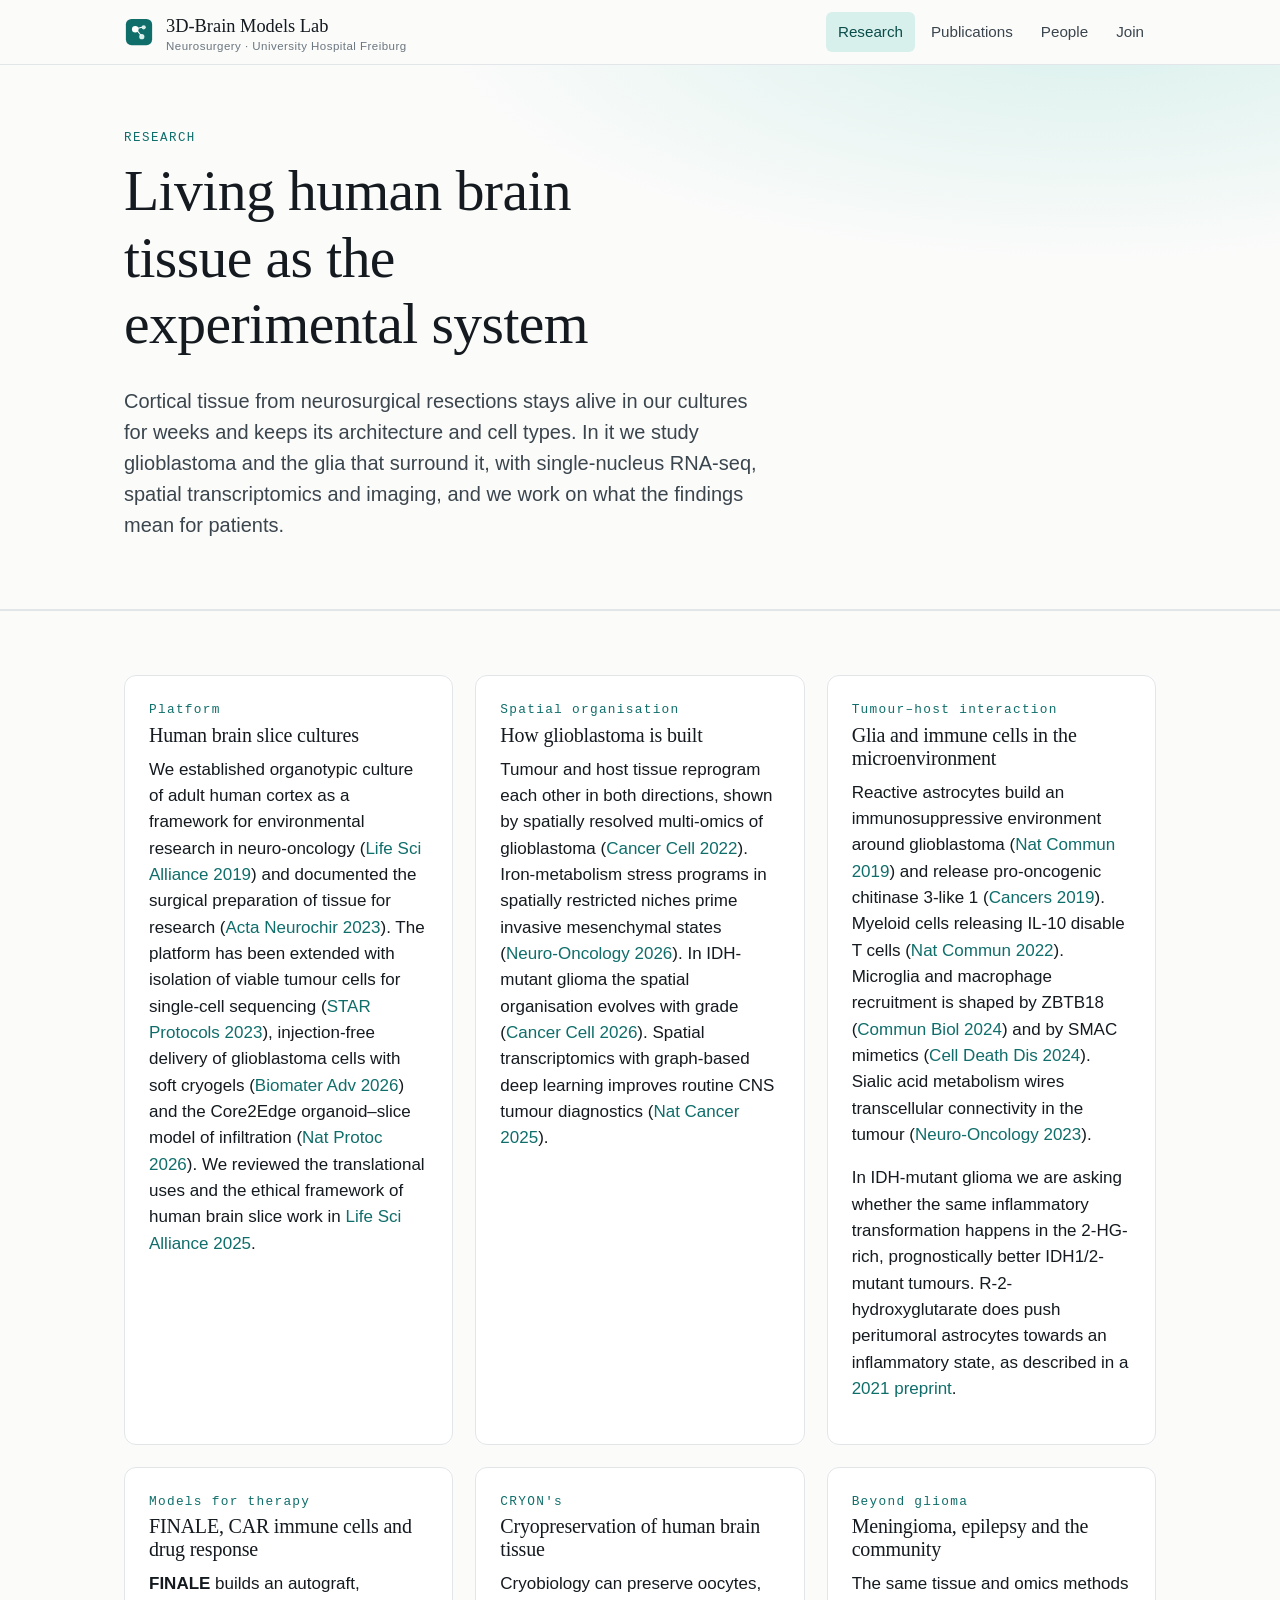
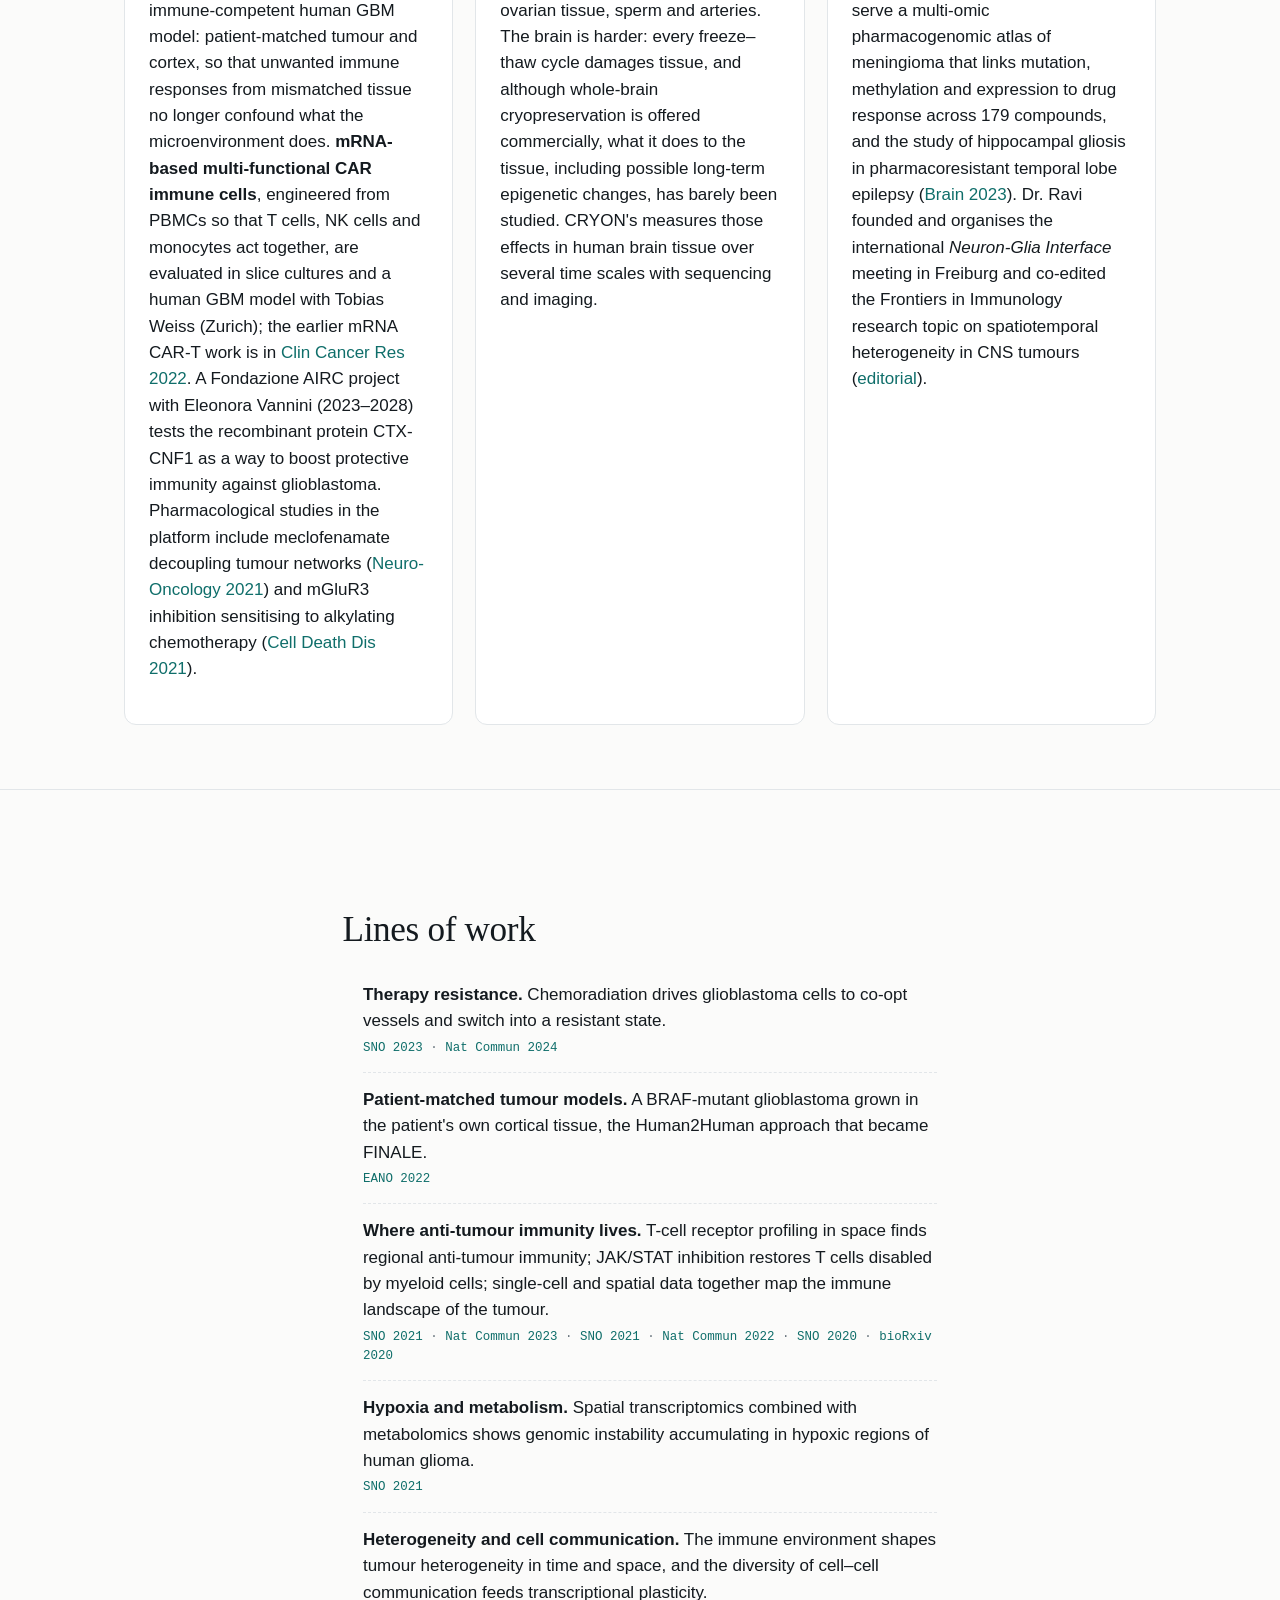
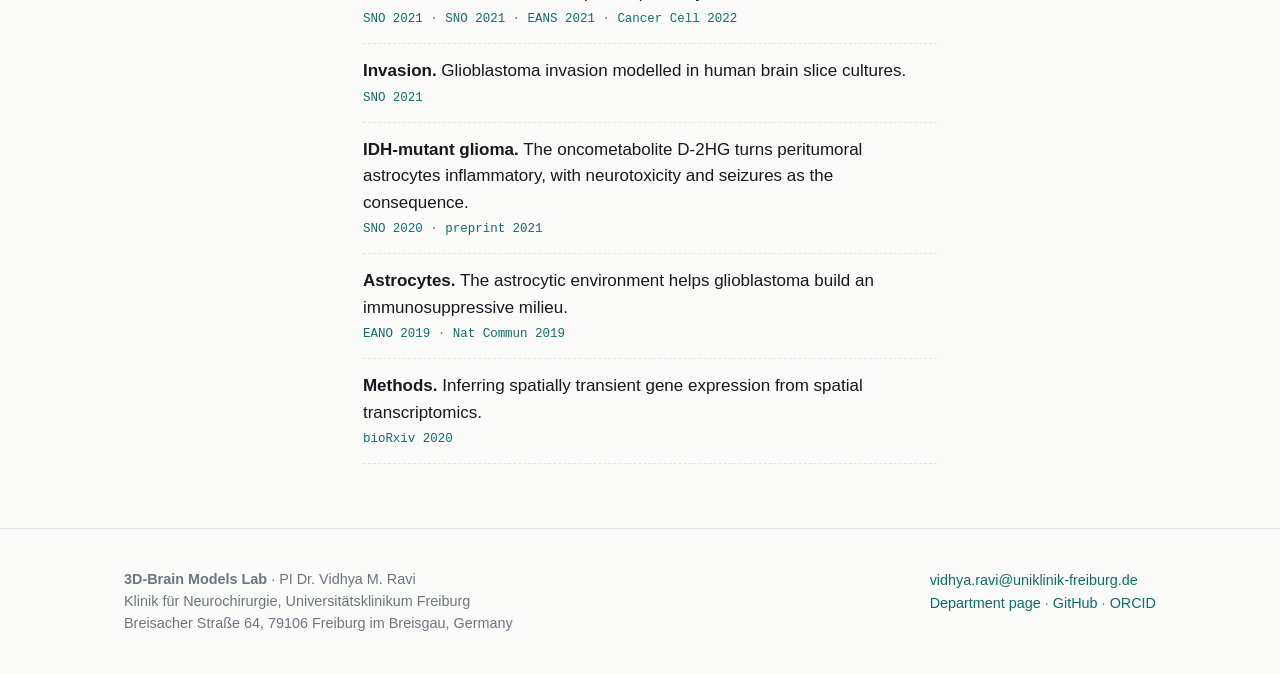
<file: research.html>
<!doctype html><html lang="en"><head><meta charset="utf-8"><meta name="viewport" content="width=device-width,initial-scale=1">
<title>Research · 3D-Brain Models Lab</title><meta name="description" content="Research of the 3D-Brain Models Lab: human brain slice cultures, glioblastoma microenvironment, spatial multi-omics, IDH-mutant glioma, cryopreservation, CAR immune cells.">
<link rel="icon" href="assets/img/favicon.svg"><link rel="stylesheet" href="assets/css/site.css"></head><body>
<header class="site-header"><div class="wrap">
  <a class="brand" href="index.html"><svg viewBox="0 0 64 64" aria-hidden="true"><rect x="4" y="4" width="56" height="56" rx="12" fill="#0f6e6a"/><circle cx="24" cy="26" r="7" fill="#fff"/><circle cx="42" cy="22" r="4.5" fill="#d8f0ec"/><circle cx="38" cy="42" r="5.5" fill="#d8f0ec"/><path d="M29 30l7 9M30 24l8-2" stroke="#fff" stroke-width="2.2" stroke-linecap="round"/></svg><span>3D-Brain Models Lab<span class="sub">Neurosurgery · University Hospital Freiburg</span></span></a>
  <button class="nav-toggle" aria-expanded="false" aria-controls="nav">Menu</button>
  <nav id="nav"><ul>
    <li><a href="research.html" aria-current="page">Research</a></li>
    <li><a href="publications.html">Publications</a></li>
    <li><a href="people.html">People</a></li>
    <li><a href="people.html#join">Join</a></li>
  </ul></nav>
</div></header>
<main>
<section class="hero" style="padding:64px 0 48px"><div class="wrap">
  <div class="eyebrow">Research</div>
  <h1>Living human brain tissue as the experimental system</h1>
  <p class="lede">Cortical tissue from neurosurgical resections stays alive in our cultures for weeks and keeps its architecture and cell types. In it we study glioblastoma and the glia that surround it, with single-nucleus RNA-seq, spatial transcriptomics and imaging, and we work on what the findings mean for patients.</p>
</div></section>

<section><div class="wrap">
  <div class="grid cols-2">
    <div class="card"><div class="num">Platform</div><h3>Human brain slice cultures</h3>
      <p>We established organotypic culture of adult human cortex as a framework for environmental research in neuro-oncology (<a href="https://doi.org/10.26508/lsa.201900305">Life Sci Alliance 2019</a>) and documented the surgical preparation of tissue for research (<a href="https://doi.org/10.1007/s00701-023-05611-9">Acta Neurochir 2023</a>). The platform has been extended with isolation of viable tumour cells for single-cell sequencing (<a href="https://doi.org/10.1016/j.xpro.2023.102383">STAR Protocols 2023</a>), injection-free delivery of glioblastoma cells with soft cryogels (<a href="https://doi.org/10.1016/j.bioadv.2026.215226">Biomater Adv 2026</a>) and the Core2Edge organoid–slice model of infiltration (<a href="https://doi.org/10.1038/s41596-026-01412-3">Nat Protoc 2026</a>). We reviewed the translational uses and the ethical framework of human brain slice work in <a href="https://doi.org/10.26508/lsa.202403160">Life Sci Alliance 2025</a>.</p></div>
    <div class="card"><div class="num">Spatial organisation</div><h3>How glioblastoma is built</h3>
      <p>Tumour and host tissue reprogram each other in both directions, shown by spatially resolved multi-omics of glioblastoma (<a href="https://doi.org/10.1016/j.ccell.2022.05.009">Cancer Cell 2022</a>). Iron-metabolism stress programs in spatially restricted niches prime invasive mesenchymal states (<a href="https://doi.org/10.1093/neuonc/noag220">Neuro-Oncology 2026</a>). In IDH-mutant glioma the spatial organisation evolves with grade (<a href="https://doi.org/10.1016/j.ccell.2026.08.005">Cancer Cell 2026</a>). Spatial transcriptomics with graph-based deep learning improves routine CNS tumour diagnostics (<a href="https://doi.org/10.1038/s43018-024-00904-z">Nat Cancer 2025</a>).</p></div>
    <div class="card"><div class="num">Tumour–host interaction</div><h3>Glia and immune cells in the microenvironment</h3>
      <p>Reactive astrocytes build an immunosuppressive environment around glioblastoma (<a href="https://doi.org/10.1038/s41467-019-10493-6">Nat Commun 2019</a>) and release pro-oncogenic chitinase 3-like 1 (<a href="https://doi.org/10.3390/cancers11101437">Cancers 2019</a>). Myeloid cells releasing IL-10 disable T cells (<a href="https://doi.org/10.1038/s41467-022-28523-1">Nat Commun 2022</a>). Microglia and macrophage recruitment is shaped by ZBTB18 (<a href="https://doi.org/10.1038/s42003-024-07144-y">Commun Biol 2024</a>) and by SMAC mimetics (<a href="https://doi.org/10.1038/s41419-024-07056-z">Cell Death Dis 2024</a>). Sialic acid metabolism wires transcellular connectivity in the tumour (<a href="https://doi.org/10.1093/neuonc/noad101">Neuro-Oncology 2023</a>).</p>
      <p>In IDH-mutant glioma we are asking whether the same inflammatory transformation happens in the 2-HG-rich, prognostically better IDH1/2-mutant tumours. R-2-hydroxyglutarate does push peritumoral astrocytes towards an inflammatory state, as described in a <a href="https://doi.org/10.21203/rs.3.rs-720962/v1">2021 preprint</a>.</p></div>
    <div class="card"><div class="num">Models for therapy</div><h3>FINALE, CAR immune cells and drug response</h3>
      <p><strong>FINALE</strong> builds an autograft, immune-competent human GBM model: patient-matched tumour and cortex, so that unwanted immune responses from mismatched tissue no longer confound what the microenvironment does. <strong>mRNA-based multi-functional CAR immune cells</strong>, engineered from PBMCs so that T cells, NK cells and monocytes act together, are evaluated in slice cultures and a human GBM model with Tobias Weiss (Zurich); the earlier mRNA CAR-T work is in <a href="https://doi.org/10.1158/1078-0432.CCR-21-4384">Clin Cancer Res 2022</a>. A Fondazione AIRC project with Eleonora Vannini (2023–2028) tests the recombinant protein CTX-CNF1 as a way to boost protective immunity against glioblastoma. Pharmacological studies in the platform include meclofenamate decoupling tumour networks (<a href="https://doi.org/10.1093/neuonc/noab092">Neuro-Oncology 2021</a>) and mGluR3 inhibition sensitising to alkylating chemotherapy (<a href="https://doi.org/10.1038/s41419-021-03937-9">Cell Death Dis 2021</a>).</p></div>
    <div class="card"><div class="num">CRYON's</div><h3>Cryopreservation of human brain tissue</h3>
      <p>Cryobiology can preserve oocytes, ovarian tissue, sperm and arteries. The brain is harder: every freeze–thaw cycle damages tissue, and although whole-brain cryopreservation is offered commercially, what it does to the tissue, including possible long-term epigenetic changes, has barely been studied. CRYON's measures those effects in human brain tissue over several time scales with sequencing and imaging.</p></div>
    <div class="card"><div class="num">Beyond glioma</div><h3>Meningioma, epilepsy and the community</h3>
      <p>The same tissue and omics methods serve a multi-omic pharmacogenomic atlas of meningioma that links mutation, methylation and expression to drug response across 179 compounds, and the study of hippocampal gliosis in pharmacoresistant temporal lobe epilepsy (<a href="https://doi.org/10.1093/brain/awac293">Brain 2023</a>). Dr. Ravi founded and organises the international <em>Neuron-Glia Interface</em> meeting in Freiburg and co-edited the Frontiers in Immunology research topic on spatiotemporal heterogeneity in CNS tumours (<a href="https://doi.org/10.3389/fimmu.2024.1430227">editorial</a>).</p></div>
  </div>
</div></section>

<section><div class="wrap prose">
  <h2>Lines of work</h2>
  <ul class="lines">
    <li><strong>Therapy resistance.</strong> Chemoradiation drives glioblastoma cells to co-opt vessels and switch into a resistant state. <span class="refs"><a href="https://doi.org/10.1093/neuonc/noad137.052">SNO 2023</a> · <a href="https://doi.org/10.1038/s41467-024-47985-z">Nat Commun 2024</a></span></li>
    <li><strong>Patient-matched tumour models.</strong> A BRAF-mutant glioblastoma grown in the patient's own cortical tissue, the Human2Human approach that became FINALE. <span class="refs"><a href="https://doi.org/10.1093/neuonc/noac174.189">EANO 2022</a></span></li>
    <li><strong>Where anti-tumour immunity lives.</strong> T-cell receptor profiling in space finds regional anti-tumour immunity; JAK/STAT inhibition restores T cells disabled by myeloid cells; single-cell and spatial data together map the immune landscape of the tumour. <span class="refs"><a href="https://doi.org/10.1093/neuonc/noab196.387">SNO 2021</a> · <a href="https://doi.org/10.1038/s41467-023-43201-6">Nat Commun 2023</a> · <a href="https://doi.org/10.1093/neuonc/noab196.832">SNO 2021</a> · <a href="https://doi.org/10.1038/s41467-022-28523-1">Nat Commun 2022</a> · <a href="https://doi.org/10.1093/neuonc/noaa215.464">SNO 2020</a> · <a href="https://doi.org/10.1101/2020.06.01.121467">bioRxiv 2020</a></span></li>
    <li><strong>Hypoxia and metabolism.</strong> Spatial transcriptomics combined with metabolomics shows genomic instability accumulating in hypoxic regions of human glioma. <span class="refs"><a href="https://doi.org/10.1093/neuonc/noab196.823">SNO 2021</a></span></li>
    <li><strong>Heterogeneity and cell communication.</strong> The immune environment shapes tumour heterogeneity in time and space, and the diversity of cell–cell communication feeds transcriptional plasticity. <span class="refs"><a href="https://doi.org/10.1093/neuonc/noab196.846">SNO 2021</a> · <a href="https://doi.org/10.1093/neuonc/noab196.854">SNO 2021</a> · <a href="https://doi.org/10.1016/j.bas.2021.100822">EANS 2021</a> · <a href="https://doi.org/10.1016/j.ccell.2022.05.009">Cancer Cell 2022</a></span></li>
    <li><strong>Invasion.</strong> Glioblastoma invasion modelled in human brain slice cultures. <span class="refs"><a href="https://doi.org/10.1093/neuonc/noab196.878">SNO 2021</a></span></li>
    <li><strong>IDH-mutant glioma.</strong> The oncometabolite D-2HG turns peritumoral astrocytes inflammatory, with neurotoxicity and seizures as the consequence. <span class="refs"><a href="https://doi.org/10.1093/neuonc/noaa215.940">SNO 2020</a> · <a href="https://doi.org/10.21203/rs.3.rs-720962/v1">preprint 2021</a></span></li>
    <li><strong>Astrocytes.</strong> The astrocytic environment helps glioblastoma build an immunosuppressive milieu. <span class="refs"><a href="https://doi.org/10.1093/neuonc/noz126.204">EANO 2019</a> · <a href="https://doi.org/10.1038/s41467-019-10493-6">Nat Commun 2019</a></span></li>
    <li><strong>Methods.</strong> Inferring spatially transient gene expression from spatial transcriptomics. <span class="refs"><a href="https://doi.org/10.1101/2020.10.20.346544">bioRxiv 2020</a></span></li>
  </ul>
</div></section>
</main>
<footer class="site-footer"><div class="wrap">
  <address><strong>3D-Brain Models Lab</strong> · PI Dr. Vidhya M. Ravi<br>Klinik für Neurochirurgie, Universitätsklinikum Freiburg<br>Breisacher Straße 64, 79106 Freiburg im Breisgau, Germany</address>
  <div><a href="mailto:vidhya.ravi@uniklinik-freiburg.de">vidhya.ravi@uniklinik-freiburg.de</a><br><a href="https://www.uniklinik-freiburg.de/neurochirurgie/forschung/3d-brain-models-lab.html">Department page</a> · <a href="https://github.com/3DBMandNE-Lab">GitHub</a> · <a href="https://orcid.org/0000-0003-0062-2099">ORCID</a></div>
</div></footer>
<script src="assets/js/site.js"></script>
</body></html>
</file>
<file: assets/css/site.css>
:root{
  --ink:#141a1f; --ink-2:#3b454d; --ink-3:#6b767f; --line:#e2e6e9; --bg:#fbfbfa; --panel:#f2f4f3;
  --accent:#0f6e6a; --accent-2:#d8f0ec; --accent-ink:#0a4c49;
  --serif:"Iowan Old Style","Palatino Linotype",Palatino,"Book Antiqua",Georgia,serif;
  --sans:-apple-system,BlinkMacSystemFont,"Segoe UI",Inter,Roboto,Helvetica,Arial,sans-serif;
  --mono:ui-monospace,SFMono-Regular,Menlo,Consolas,monospace;
  --max:1080px;
}
*{box-sizing:border-box}
html{scroll-behavior:smooth}
body{margin:0;font-family:var(--sans);color:var(--ink);background:var(--bg);line-height:1.55;font-size:17px;-webkit-font-smoothing:antialiased}
a{color:var(--accent);text-decoration:none}
a:hover{text-decoration:underline}
h1,h2,h3{font-family:var(--serif);font-weight:500;line-height:1.15;margin:0 0 .5em;letter-spacing:-.01em}
h1{font-size:clamp(2.2rem,5vw,3.6rem)}
h2{font-size:clamp(1.6rem,3vw,2.2rem)}
h3{font-size:1.25rem}
p{margin:0 0 1em}
.wrap{max-width:var(--max);margin:0 auto;padding:0 24px}
.eyebrow{font-family:var(--mono);font-size:.78rem;letter-spacing:.12em;text-transform:uppercase;color:var(--accent);margin-bottom:.8em}
.muted{color:var(--ink-3)}
.small{font-size:.9rem}

/* header */
.site-header{border-bottom:1px solid var(--line);background:var(--bg);position:sticky;top:0;z-index:10}
.site-header .wrap{display:flex;align-items:center;justify-content:space-between;height:64px;gap:24px}
.brand{display:flex;align-items:center;gap:12px;color:var(--ink);font-family:var(--serif);font-size:1.15rem}
.brand:hover{text-decoration:none}
.brand svg{height:30px;width:auto}
.brand .sub{display:block;font-family:var(--sans);font-size:.72rem;color:var(--ink-3);letter-spacing:.04em;line-height:1}
nav ul{list-style:none;margin:0;padding:0;display:flex;gap:4px}
nav a{display:block;padding:8px 12px;border-radius:6px;color:var(--ink-2);font-size:.95rem}
nav a:hover{background:var(--panel);text-decoration:none;color:var(--ink)}
nav a[aria-current=page]{color:var(--accent-ink);background:var(--accent-2)}
.nav-toggle{display:none;background:none;border:1px solid var(--line);border-radius:6px;padding:6px 10px;font:inherit;color:var(--ink)}
@media (max-width:760px){
  .nav-toggle{display:block}
  nav{display:none;position:absolute;left:0;right:0;top:64px;background:var(--bg);border-bottom:1px solid var(--line)}
  nav.open{display:block}
  nav ul{flex-direction:column;padding:8px 16px 16px}
}

/* hero */
.hero{padding:88px 0 64px;border-bottom:1px solid var(--line);background:
  radial-gradient(1100px 420px at 85% -10%,var(--accent-2) 0,transparent 60%),var(--bg)}
.hero h1{max-width:18ch}
.hero .lede{font-size:1.25rem;color:var(--ink-2);max-width:58ch;margin-top:1.2em}
.hero .cta{margin-top:2em;display:flex;gap:12px;flex-wrap:wrap}
.btn{display:inline-block;padding:11px 18px;border-radius:8px;border:1px solid var(--accent);color:var(--accent-ink);font-weight:500}
.btn.primary{background:var(--accent);color:#fff}
.btn:hover{text-decoration:none;filter:brightness(1.06)}

/* sections */
section{padding:64px 0}
section+section{border-top:1px solid var(--line)}
.section-head{display:flex;align-items:baseline;justify-content:space-between;gap:16px;flex-wrap:wrap;margin-bottom:28px}
.section-head h2{margin:0}
.grid{display:grid;gap:22px}
.grid.cols-2{grid-template-columns:repeat(auto-fit,minmax(300px,1fr))}
.grid.cols-3{grid-template-columns:repeat(auto-fit,minmax(260px,1fr))}
.card{background:#fff;border:1px solid var(--line);border-radius:12px;padding:24px}
.card h3{margin-top:.2em}
.card .num{font-family:var(--mono);color:var(--accent);font-size:.8rem;letter-spacing:.1em}
.prose{max-width:68ch}
.prose h2{margin-top:1.6em}
.prose ul{padding-left:1.2em}

/* publications */
.pub-tools{display:flex;gap:12px;flex-wrap:wrap;align-items:center;margin-bottom:28px}
.pub-tools input{flex:1 1 260px;padding:10px 14px;border:1px solid var(--line);border-radius:8px;font:inherit;background:#fff}
.pub-tools select{padding:10px 12px;border:1px solid var(--line);border-radius:8px;font:inherit;background:#fff}
.year-h{font-family:var(--mono);color:var(--ink-3);font-size:.85rem;letter-spacing:.1em;margin:40px 0 12px;padding-bottom:6px;border-bottom:1px solid var(--line)}
.year-h:first-child{margin-top:0}
.pub{padding:16px 0;border-bottom:1px dashed var(--line)}
.pub .t{font-family:var(--serif);font-size:1.12rem;color:var(--ink);display:block}
.pub .t:hover{color:var(--accent)}
.pub .a{color:var(--ink-2);font-size:.93rem;margin-top:4px}
.pub .a .lab{font-weight:600;color:var(--ink)}
.pub .j{color:var(--ink-3);font-size:.88rem;margin-top:4px}
.pub .j em{font-style:italic;color:var(--ink-2)}
.pub .links{margin-top:6px;font-size:.82rem;font-family:var(--mono)}
.pub .links a+a{margin-left:12px}
.count{color:var(--ink-3);font-size:.9rem}

/* repos */
.repo{display:flex;flex-direction:column;gap:8px}
.repo .name{font-family:var(--mono);font-size:1rem}
.repo .meta{display:flex;gap:14px;font-size:.8rem;color:var(--ink-3);font-family:var(--mono);margin-top:auto;padding-top:8px}
.lang::before{content:"";display:inline-block;width:9px;height:9px;border-radius:50%;background:var(--accent);margin-right:6px;vertical-align:-1px}
.lang[data-l="R"]::before{background:#276dc3}.lang[data-l="Rust"]::before{background:#dea584}.lang[data-l="Python"]::before{background:#3572a5}.lang[data-l="HTML"]::before{background:#e34c26}.lang[data-l="JavaScript"]::before{background:#f1e05a}

/* people */
.person{display:flex;gap:20px;align-items:flex-start}
.avatar{flex:0 0 84px;width:84px;height:84px;border-radius:50%;background:var(--accent-2);color:var(--accent-ink);display:grid;place-items:center;font-family:var(--serif);font-size:1.6rem}
.person h3{margin-bottom:.1em}
.person .role{color:var(--ink-3);font-size:.9rem;margin-bottom:.6em}

/* footer */
.site-footer{border-top:1px solid var(--line);padding:40px 0;color:var(--ink-3);font-size:.9rem}
.site-footer .wrap{display:flex;justify-content:space-between;gap:24px;flex-wrap:wrap}
.site-footer address{font-style:normal;line-height:1.5}

/* media */
.hero-grid{display:grid;grid-template-columns:1.2fr .8fr;gap:48px;align-items:center}
@media (max-width:860px){.hero-grid{grid-template-columns:1fr}}
.hero-media{margin:0}
.hero-media video{width:100%;border-radius:12px;border:1px solid var(--line);background:#000;display:block}
figcaption{font-size:.85rem;color:var(--ink-3);margin-top:8px}
.photo{margin:24px 0 0}
.photo img{width:100%;max-width:720px;height:auto;border-radius:12px;border:1px solid var(--line);display:block}
.portrait{flex:0 0 110px;width:110px;height:auto;border-radius:12px;object-fit:cover}
.timeline{list-style:none;padding:0;margin:0;max-width:72ch}
.timeline li{display:flex;gap:18px;padding:12px 0;border-bottom:1px dashed var(--line)}
.timeline .when{flex:0 0 68px;font-family:var(--mono);font-size:.85rem;color:var(--accent);padding-top:3px}

.pub.compact{padding:10px 0}.pub.compact .t{font-size:1rem}

/* PI profile */
.pi{padding-top:56px}
.pi-grid{display:grid;grid-template-columns:240px 1fr;gap:48px;align-items:start}
@media (max-width:760px){.pi-grid{grid-template-columns:1fr}.pi-side{max-width:260px}}
.pi-photo{width:100%;height:auto;border-radius:16px;border:1px solid var(--line);display:block}
.pi-links{display:flex;flex-direction:column;gap:6px;margin-top:14px;font-size:.88rem;word-break:break-all}
.pi .lede{font-size:1.15rem;color:var(--ink-2);max-width:60ch}
.facts{display:grid;grid-template-columns:repeat(auto-fit,minmax(280px,1fr));gap:32px;margin:28px 0 8px}
.facts h3,.pi h3{font-family:var(--mono);font-size:.78rem;letter-spacing:.12em;text-transform:uppercase;color:var(--ink-3);margin:22px 0 8px}
.facts h3{margin-top:0}
.timeline.tight li{padding:7px 0;font-size:.95rem}
.timeline.tight .when{flex-basis:62px}
.chips{display:flex;flex-wrap:wrap;gap:8px}
.chip{display:inline-block;padding:6px 12px;border-radius:999px;background:var(--accent-2);color:var(--accent-ink);font-size:.86rem;line-height:1.3}
.muted-chips .chip{background:var(--panel);color:var(--ink-2)}

.lines{list-style:none;padding:0;margin:0}
.lines li{padding:14px 0;border-bottom:1px dashed var(--line)}
.lines .refs{display:block;margin-top:4px;font-family:var(--mono);font-size:.78rem;color:var(--ink-3)}
</file>
